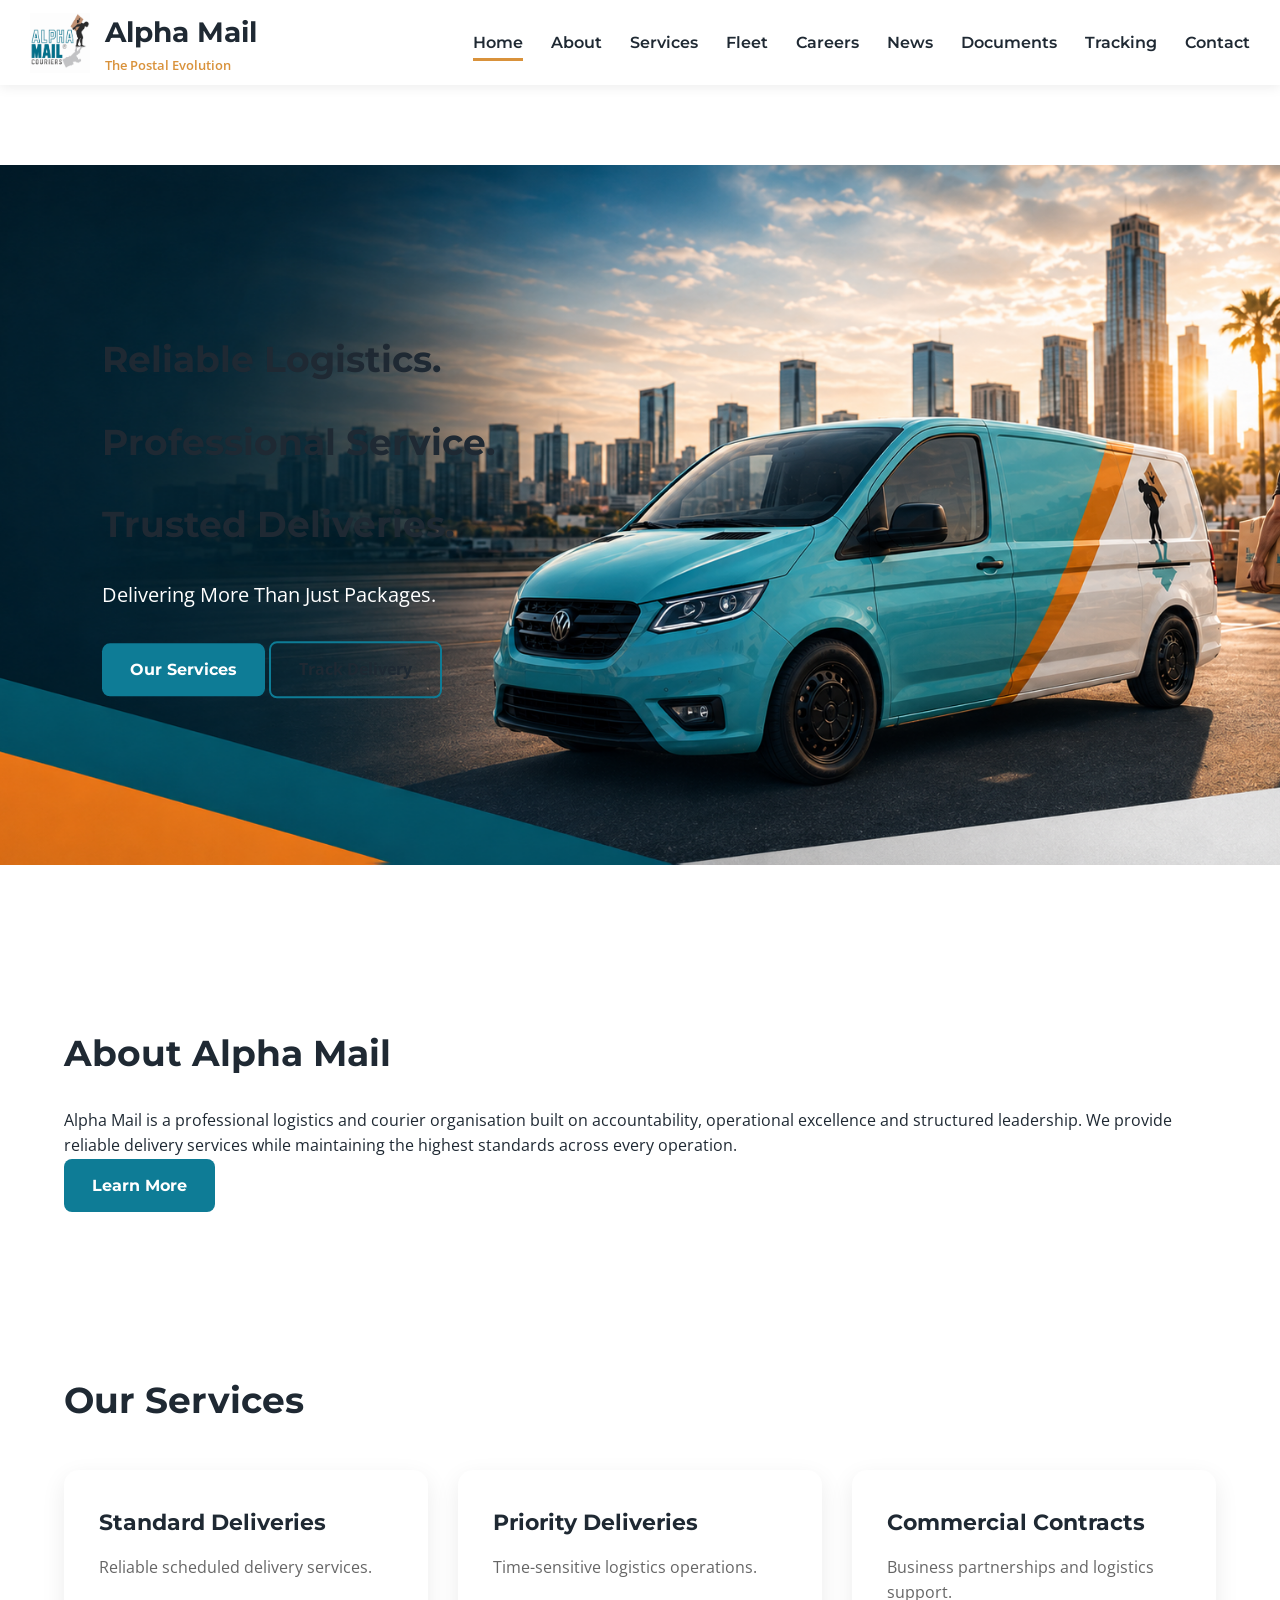
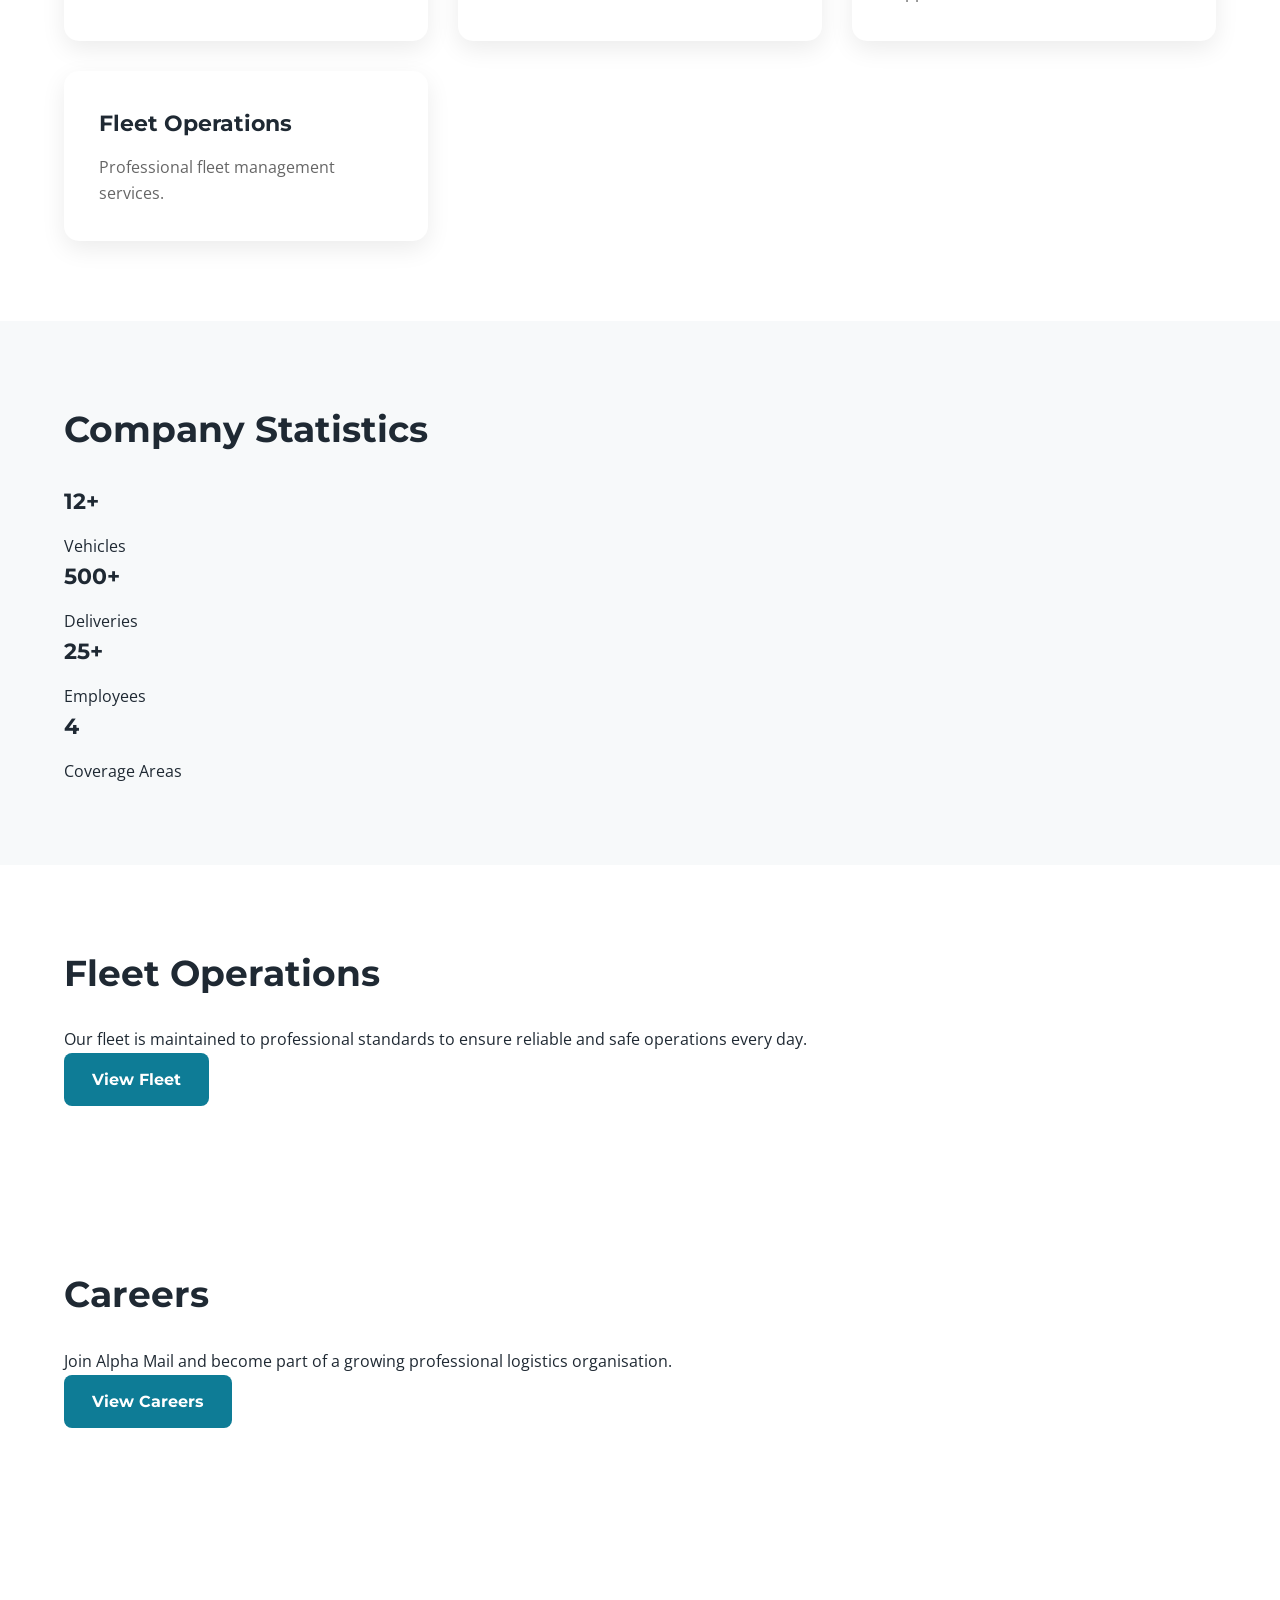
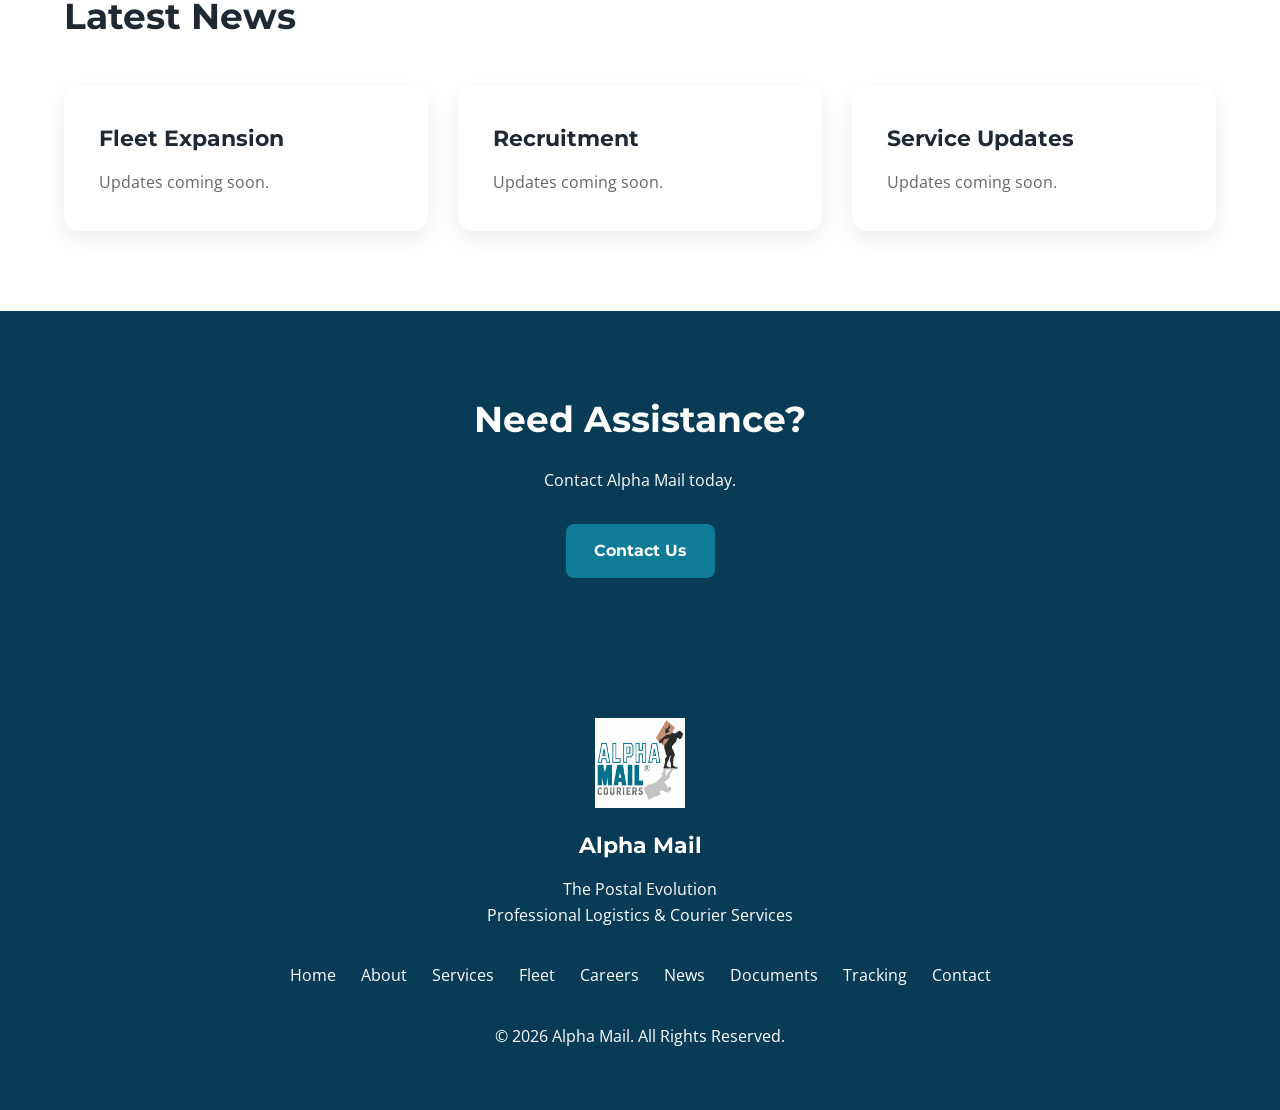
<file: index.html>
<!DOCTYPE html>
<html lang="en">

<head>

<meta charset="UTF-8">

<meta name="viewport" content="width=device-width, initial-scale=1.0">

<meta name="description" content="Alpha Mail - The Postal Evolution. Professional logistics, courier services and fleet operations.">

<meta name="keywords" content="Alpha Mail, Logistics, Courier, Fleet, Delivery">

<meta name="author" content="Alpha Mail">

<title>Alpha Mail | The Postal Evolution</title>

<link rel="icon" href="images/favicon.png">

<link rel="preconnect" href="https://fonts.googleapis.com">

<link rel="preconnect" href="https://fonts.gstatic.com" crossorigin>

<link href="https://fonts.googleapis.com/css2?family=Montserrat:wght@400;500;600;700;800&family=Open+Sans:wght@400;500;600&display=swap" rel="stylesheet">

<link rel="stylesheet" href="css/style.css">

</head>

<body>

<header>

<nav class="navbar">

<div class="logo-container">

<img src="images/logo.png" alt="Alpha Mail Logo">

<div>

<h1>Alpha Mail</h1>

<p>The Postal Evolution</p>

</div>

</div>

<ul class="nav-links">

<li><a href="index.html">Home</a></li>

<li><a href="pages/about.html">About</a></li>

<li><a href="pages/services.html">Services</a></li>

<li><a href="pages/fleet.html">Fleet</a></li>

<li><a href="pages/careers.html">Careers</a></li>

<li><a href="pages/news.html">News</a></li>

<li><a href="pages/documents.html">Documents</a></li>

<li><a href="pages/tracking.html">Tracking</a></li>

<li><a href="pages/contact.html">Contact</a></li>

</ul>

<div class="mobile-menu">

☰

</div>

</nav>

</header>

<main>

<section class="hero">

<img src="images/hero/hero-banner.png" alt="Alpha Mail Hero Banner">

<div class="hero-content">

<h2>Reliable Logistics.</h2>

<h2>Professional Service.</h2>

<h2>Trusted Deliveries.</h2>

<p>Delivering More Than Just Packages.</p>

<div class="hero-buttons">

<a href="pages/services.html" class="btn-primary">Our Services</a>

<a href="pages/tracking.html" class="btn-secondary">Track Delivery</a>

</div>

</div>

</section>

<section class="about-preview">

<div class="container">

<h2>About Alpha Mail</h2>

<p>

Alpha Mail is a professional logistics and courier organisation built on accountability, operational excellence and structured leadership.

We provide reliable delivery services while maintaining the highest standards across every operation.

</p>

<a href="pages/about.html" class="btn-primary">

Learn More

</a>

</div>

</section>

<section class="services-preview">

<div class="container">

<h2>Our Services</h2>

<div class="cards">

<div class="card">

<h3>Standard Deliveries</h3>

<p>Reliable scheduled delivery services.</p>

</div>

<div class="card">

<h3>Priority Deliveries</h3>

<p>Time-sensitive logistics operations.</p>

</div>

<div class="card">

<h3>Commercial Contracts</h3>

<p>Business partnerships and logistics support.</p>

</div>

<div class="card">

<h3>Fleet Operations</h3>

<p>Professional fleet management services.</p>

</div>

</div>

</div>

</section>

<section class="statistics">

<div class="container">

<h2>Company Statistics</h2>

<div class="stats-grid">

<div>

<h3>12+</h3>

<p>Vehicles</p>

</div>

<div>

<h3>500+</h3>

<p>Deliveries</p>

</div>

<div>

<h3>25+</h3>

<p>Employees</p>

</div>

<div>

<h3>4</h3>

<p>Coverage Areas</p>

</div>

</div>

</div>

</section>

<section class="fleet-preview">

<div class="container">

<h2>Fleet Operations</h2>

<p>

Our fleet is maintained to professional standards to ensure reliable and safe operations every day.

</p>

<a href="pages/fleet.html" class="btn-primary">

View Fleet

</a>

</div>

</section>

<section class="careers-preview">

<div class="container">

<h2>Careers</h2>

<p>

Join Alpha Mail and become part of a growing professional logistics organisation.

</p>

<a href="pages/careers.html" class="btn-primary">

View Careers

</a>

</div>

</section>

<section class="news-preview">

<div class="container">

<h2>Latest News</h2>

<div class="cards">

<div class="card">

<h3>Fleet Expansion</h3>

<p>Updates coming soon.</p>

</div>

<div class="card">

<h3>Recruitment</h3>

<p>Updates coming soon.</p>

</div>

<div class="card">

<h3>Service Updates</h3>

<p>Updates coming soon.</p>

</div>

</div>

</div>

</section>

<section class="contact-banner">

<div class="container">

<h2>Need Assistance?</h2>

<p>Contact Alpha Mail today.</p>

<a href="pages/contact.html" class="btn-primary">

Contact Us

</a>

</div>

</section>

</main>

<footer>

<div class="footer-content">

<img src="images/logo.png" alt="Alpha Mail Logo">

<h3>Alpha Mail</h3>

<p>The Postal Evolution</p>

<p>Professional Logistics & Courier Services</p>

<div class="footer-links">

<a href="index.html">Home</a>

<a href="pages/about.html">About</a>

<a href="pages/services.html">Services</a>

<a href="pages/fleet.html">Fleet</a>

<a href="pages/careers.html">Careers</a>

<a href="pages/news.html">News</a>

<a href="pages/documents.html">Documents</a>

<a href="pages/tracking.html">Tracking</a>

<a href="pages/contact.html">Contact</a>

</div>

<p class="copyright">

© 2026 Alpha Mail. All Rights Reserved.

</p>

</div>

</footer>

<script src="js/script.js"></script>

</body>

</html>
</file>
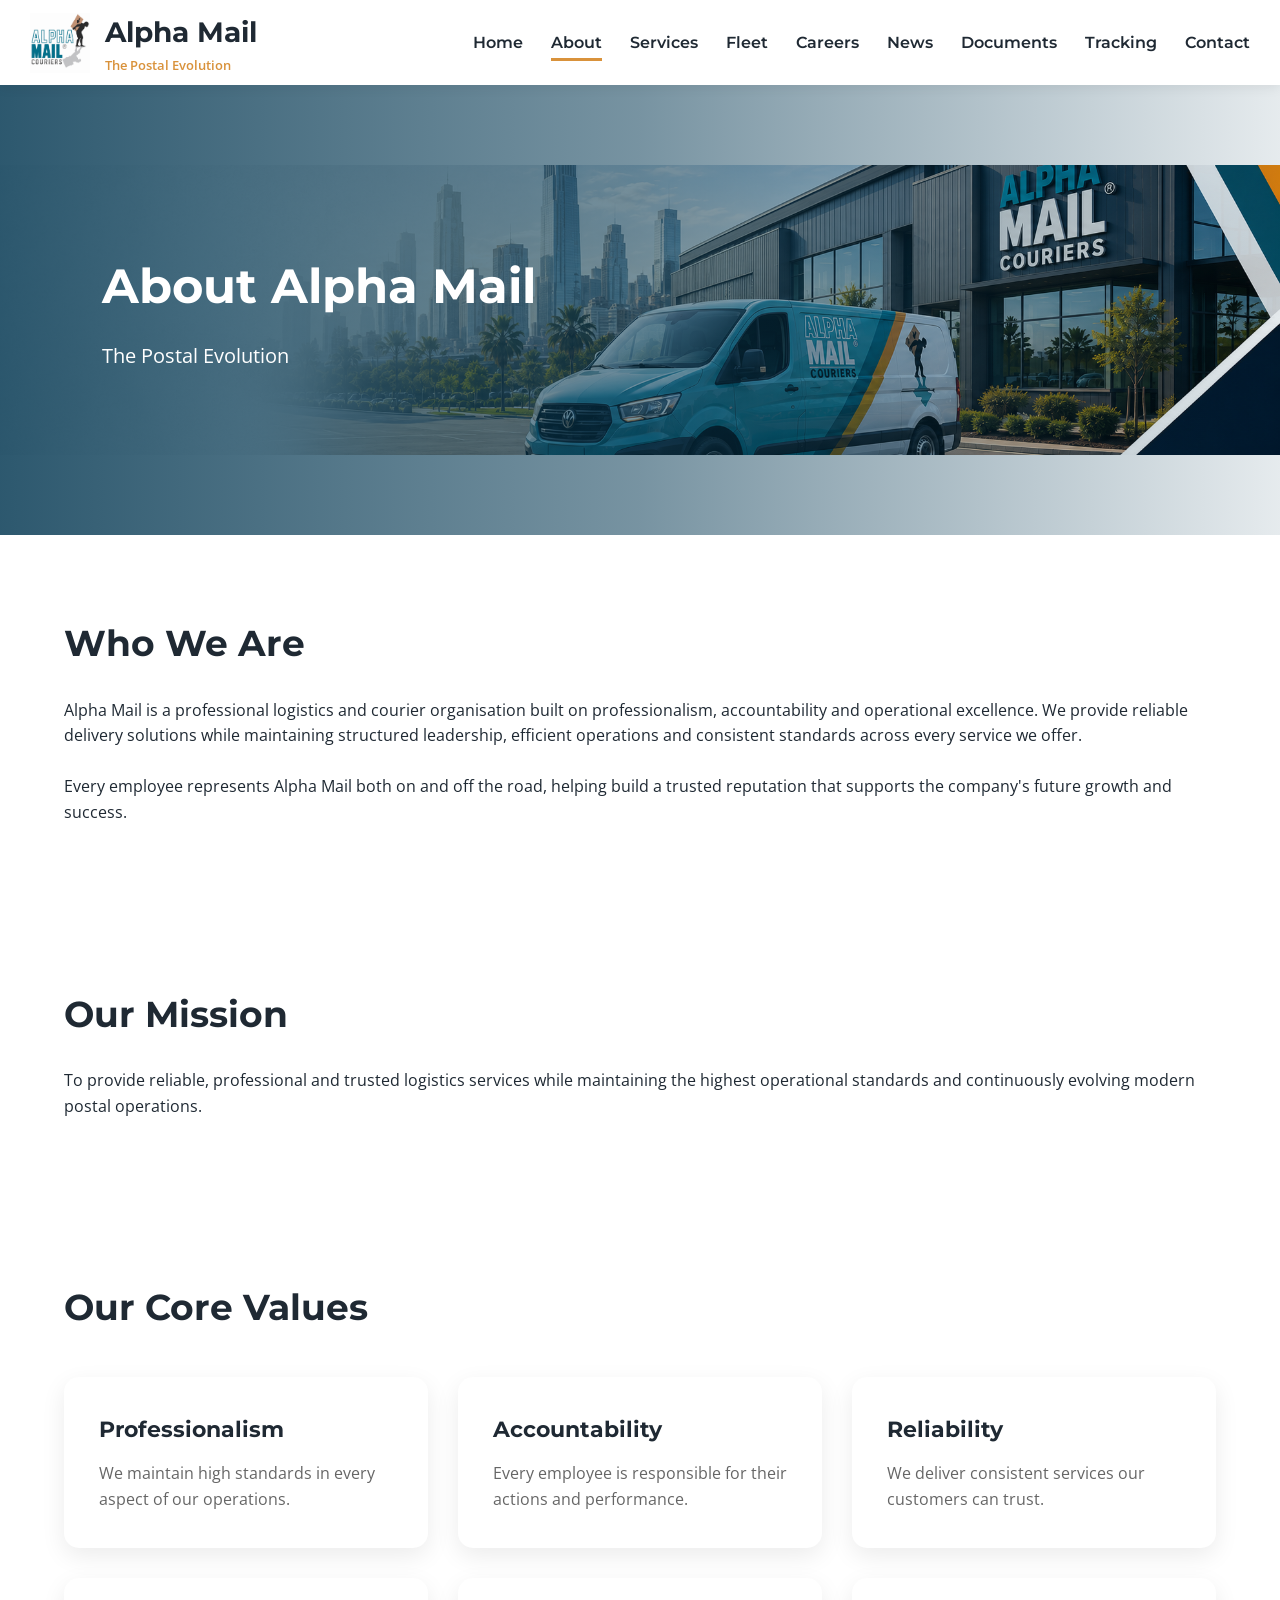
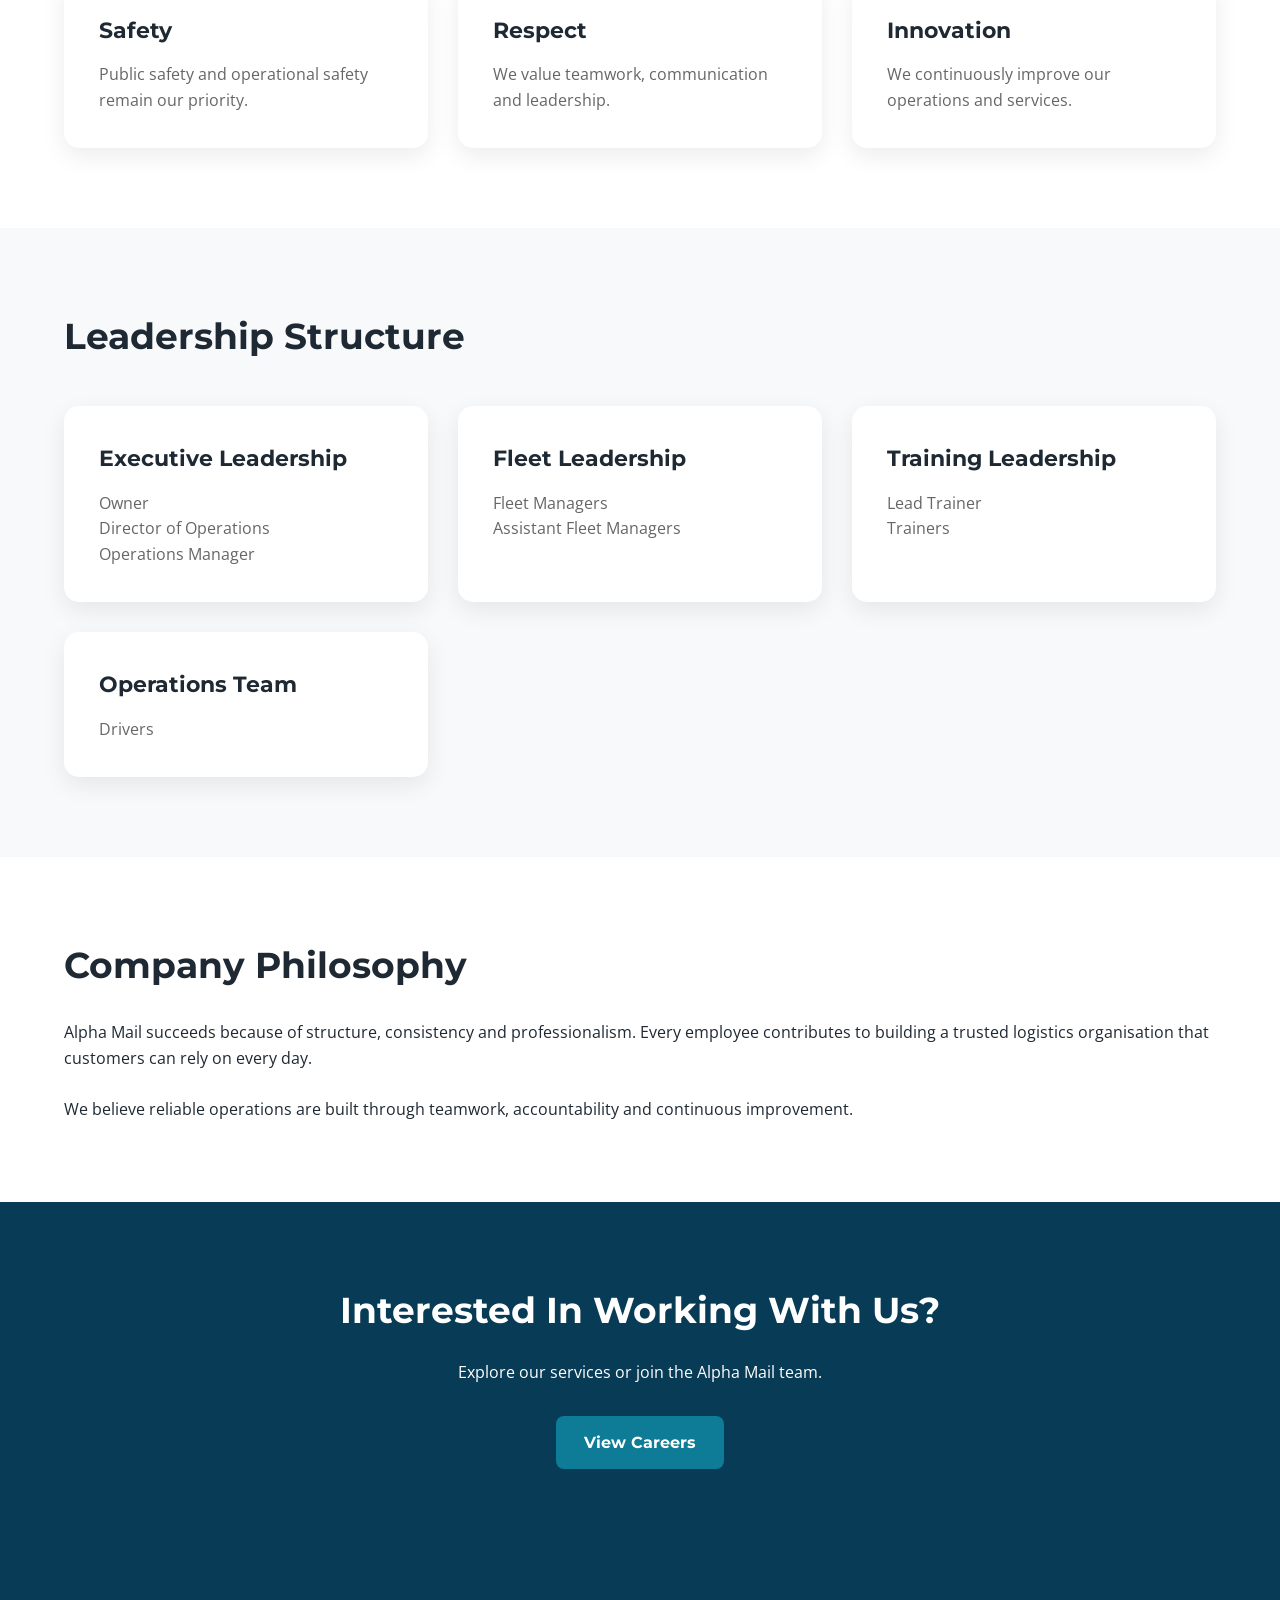
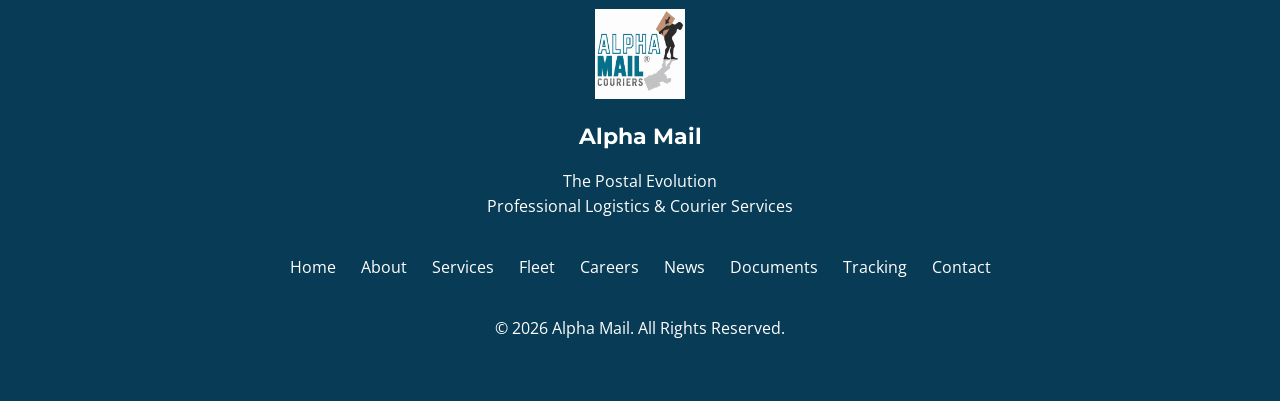
<file: pages/about.html>
<!DOCTYPE html>

<html lang="en">

<head>

<meta charset="UTF-8">

<meta name="viewport" content="width=device-width, initial-scale=1.0">

<meta name="description" content="Learn about Alpha Mail, our mission, values and leadership structure.">

<title>About Us | Alpha Mail</title>

<link rel="icon" href="../images/favicon.png">

<link rel="preconnect" href="https://fonts.googleapis.com">

<link rel="preconnect" href="https://fonts.gstatic.com" crossorigin>

<link href="https://fonts.googleapis.com/css2?family=Montserrat:wght@400;500;600;700;800&family=Open+Sans:wght@400;500;600&display=swap" rel="stylesheet">

<link rel="stylesheet" href="../css/style.css">

</head>

<body>

<header>

<nav class="navbar">

<div class="logo-container">

<img src="../images/logo.png" alt="Alpha Mail Logo">

<div>

<h1>Alpha Mail</h1>

<p>The Postal Evolution</p>

</div>

</div>

<ul class="nav-links">

<li><a href="../index.html">Home</a></li>

<li><a href="about.html">About</a></li>

<li><a href="services.html">Services</a></li>

<li><a href="fleet.html">Fleet</a></li>

<li><a href="careers.html">Careers</a></li>

<li><a href="news.html">News</a></li>

<li><a href="documents.html">Documents</a></li>

<li><a href="tracking.html">Tracking</a></li>

<li><a href="contact.html">Contact</a></li>

</ul>

<div class="mobile-menu">

☰

</div>

</nav>

</header>

<main>


<section class="page-banner">

<img src="../images/banners/about-banner.png" alt="About Alpha Mail">

<div class="page-banner-content">

<h1>About Alpha Mail</h1>

<p>The Postal Evolution</p>

</div>

</section>


<section>

<div class="container">

<h2>Who We Are</h2>

<p>

Alpha Mail is a professional logistics and courier organisation built on professionalism, accountability and operational excellence.

We provide reliable delivery solutions while maintaining structured leadership, efficient operations and consistent standards across every service we offer.

</p>

<br>

<p>

Every employee represents Alpha Mail both on and off the road, helping build a trusted reputation that supports the company's future growth and success.

</p>

</div>

</section>


<section class="services-preview">

<div class="container">

<h2>Our Mission</h2>

<p>

To provide reliable, professional and trusted logistics services while maintaining the highest operational standards and continuously evolving modern postal operations.

</p>

</div>

</section>


<section>

<div class="container">

<h2>Our Core Values</h2>

<div class="cards">


<div class="card">

<h3>Professionalism</h3>

<p>

We maintain high standards in every aspect of our operations.

</p>

</div>


<div class="card">

<h3>Accountability</h3>

<p>

Every employee is responsible for their actions and performance.

</p>

</div>


<div class="card">

<h3>Reliability</h3>

<p>

We deliver consistent services our customers can trust.

</p>

</div>


<div class="card">

<h3>Safety</h3>

<p>

Public safety and operational safety remain our priority.

</p>

</div>


<div class="card">

<h3>Respect</h3>

<p>

We value teamwork, communication and leadership.

</p>

</div>


<div class="card">

<h3>Innovation</h3>

<p>

We continuously improve our operations and services.

</p>

</div>

</div>

</div>

</section>


<section class="statistics">

<div class="container">

<h2>Leadership Structure</h2>

<div class="cards">


<div class="card">

<h3>Executive Leadership</h3>

<p>

Owner

<br>

Director of Operations

<br>

Operations Manager

</p>

</div>


<div class="card">

<h3>Fleet Leadership</h3>

<p>

Fleet Managers

<br>

Assistant Fleet Managers

</p>

</div>


<div class="card">

<h3>Training Leadership</h3>

<p>

Lead Trainer

<br>

Trainers

</p>

</div>


<div class="card">

<h3>Operations Team</h3>

<p>

Drivers

</p>

</div>

</div>

</div>

</section>


<section>

<div class="container">

<h2>Company Philosophy</h2>

<p>

Alpha Mail succeeds because of structure, consistency and professionalism.

Every employee contributes to building a trusted logistics organisation that customers can rely on every day.

</p>

<br>

<p>

We believe reliable operations are built through teamwork, accountability and continuous improvement.

</p>

</div>

</section>


<section class="contact-banner">

<div class="container">

<h2>Interested In Working With Us?</h2>

<p>

Explore our services or join the Alpha Mail team.

</p>

<a href="careers.html" class="btn-primary">

View Careers

</a>

</div>

</section>

</main>


<footer>

<div class="footer-content">

<img src="../images/logo.png" alt="Alpha Mail Logo">

<h3>Alpha Mail</h3>

<p>The Postal Evolution</p>

<p>Professional Logistics & Courier Services</p>

<div class="footer-links">

<a href="../index.html">Home</a>

<a href="about.html">About</a>

<a href="services.html">Services</a>

<a href="fleet.html">Fleet</a>

<a href="careers.html">Careers</a>

<a href="news.html">News</a>

<a href="documents.html">Documents</a>

<a href="tracking.html">Tracking</a>

<a href="contact.html">Contact</a>

</div>

<p>

© 2026 Alpha Mail. All Rights Reserved.

</p>

</div>

</footer>

<script src="../js/script.js"></script>

</body>

</html>
</file>
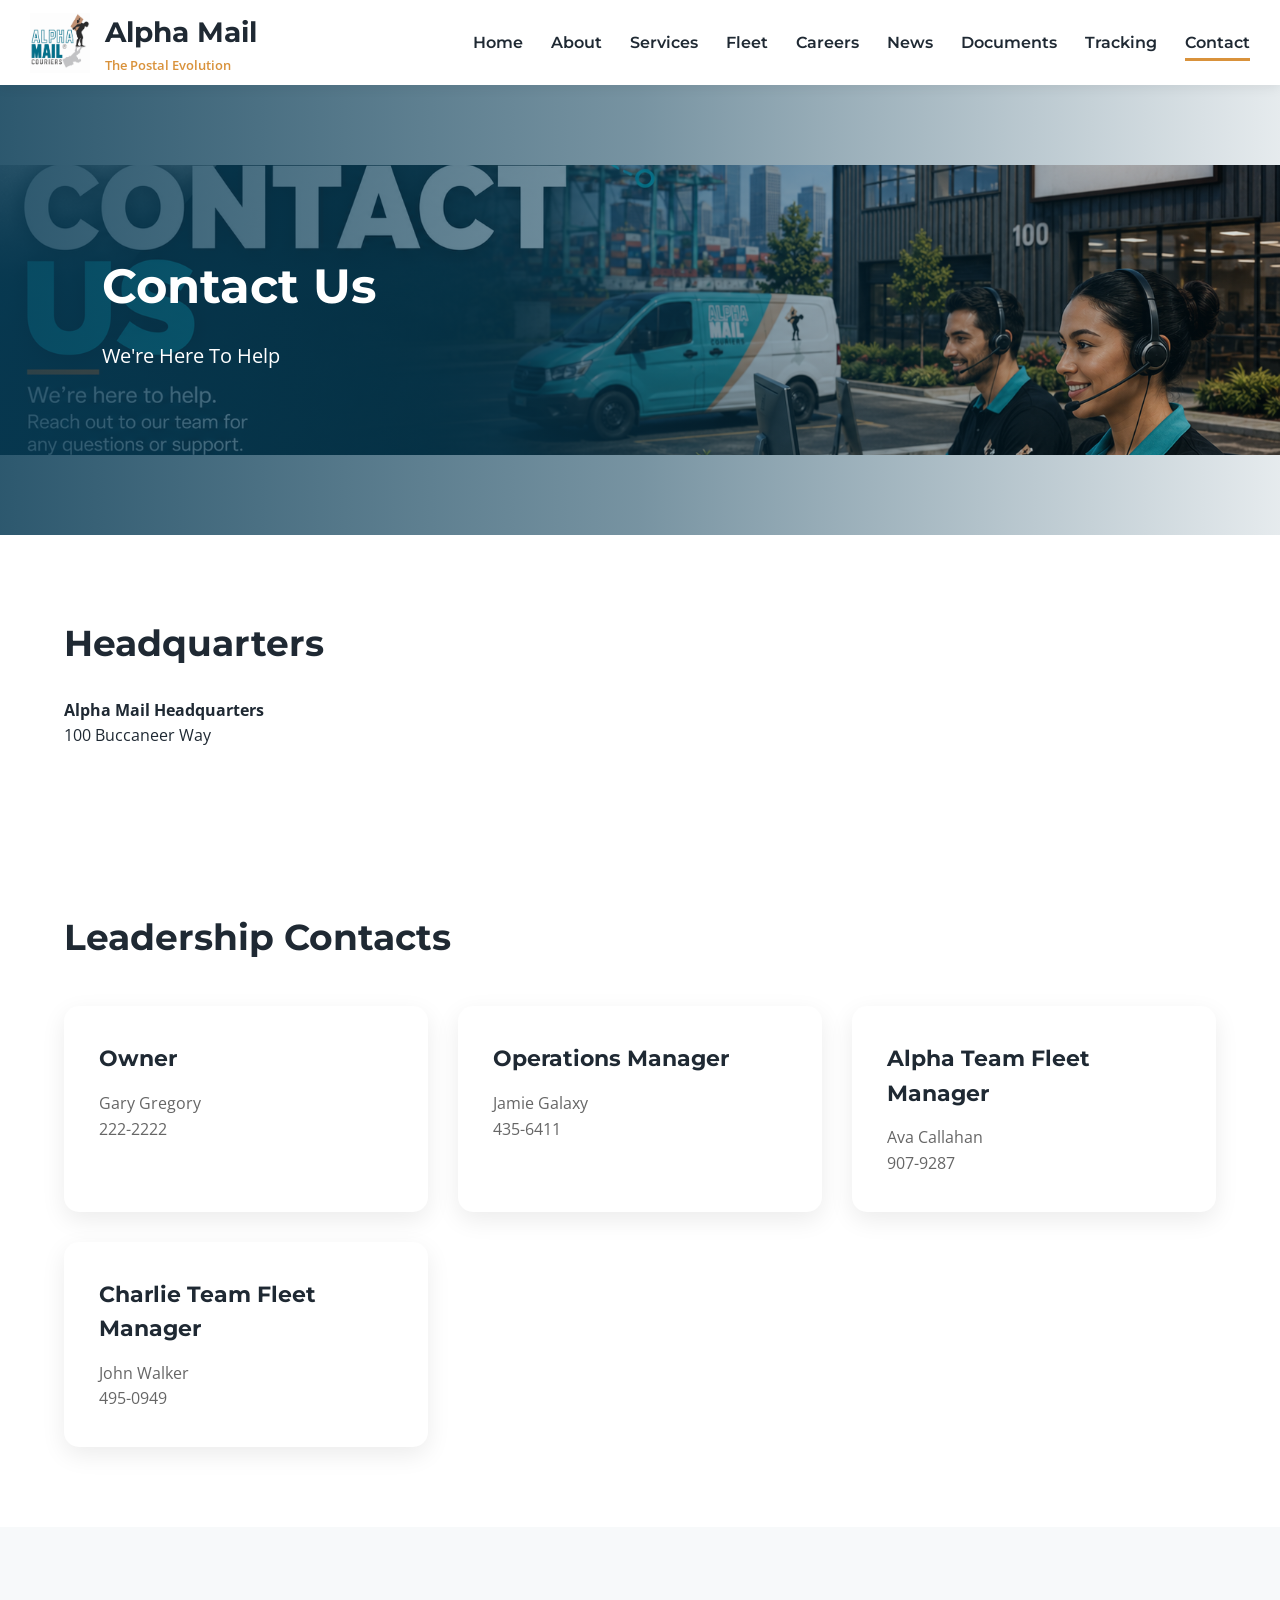
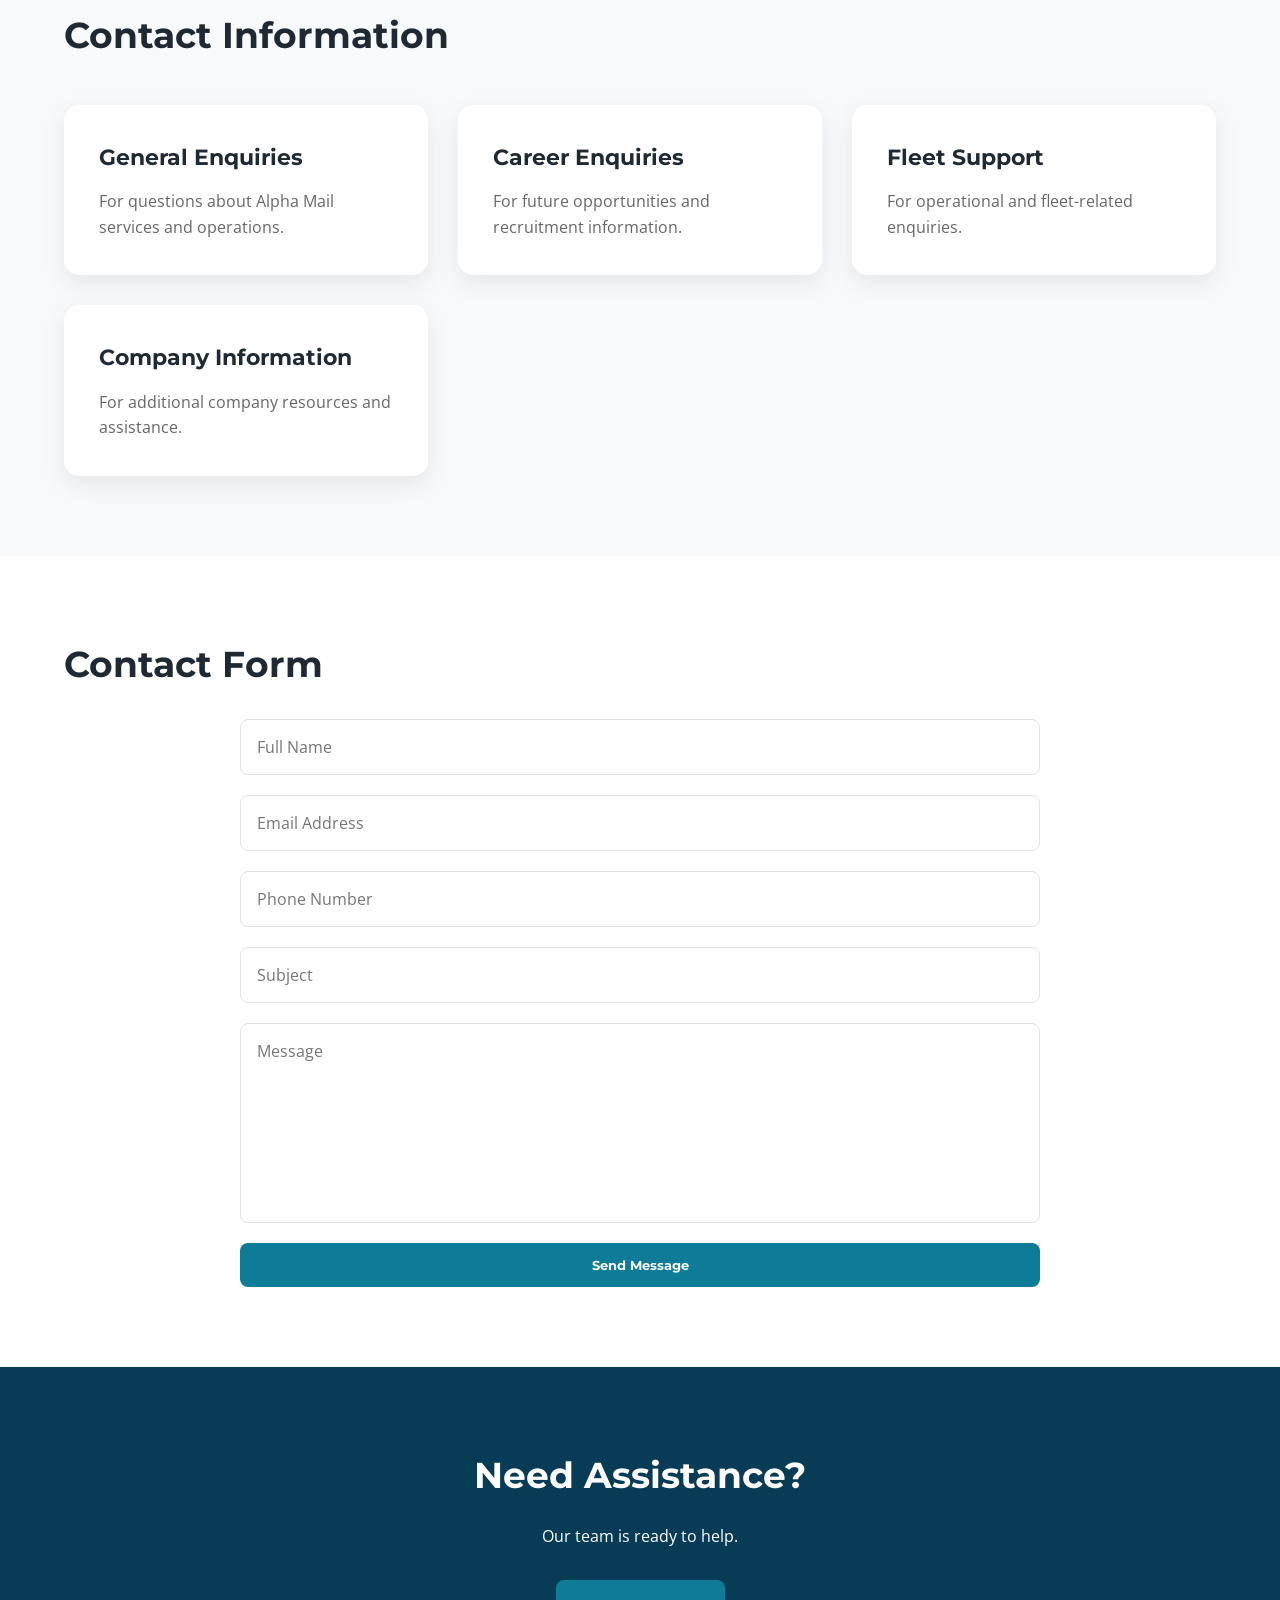
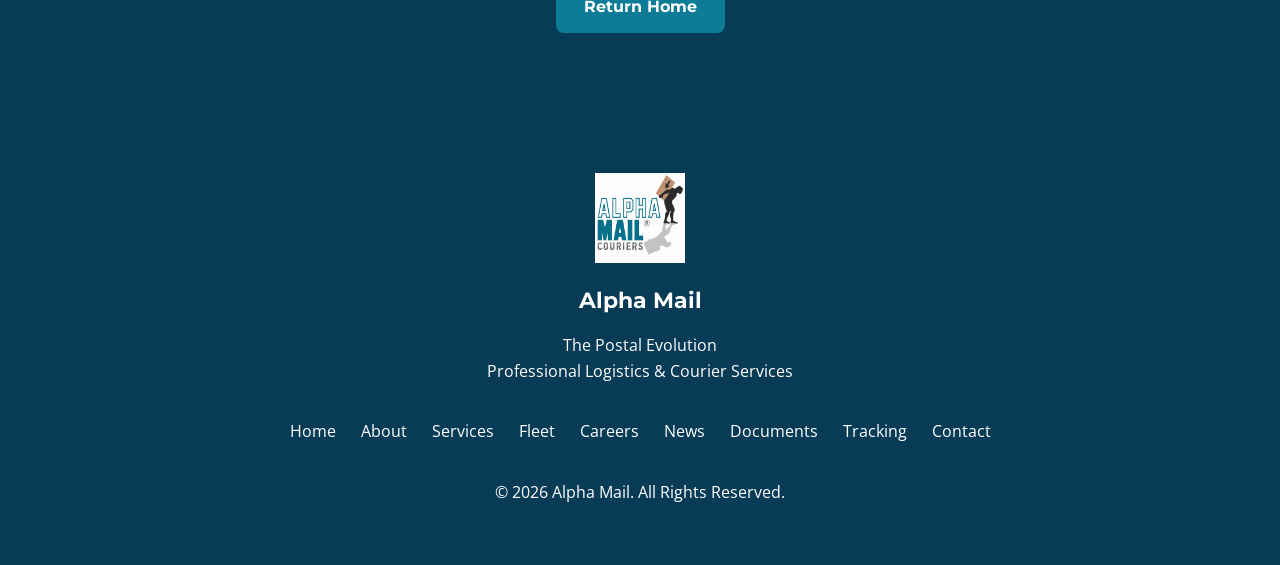
<file: pages/contact.html>
<!DOCTYPE html>

<html lang="en">

<head>

<meta charset="UTF-8">

<meta name="viewport" content="width=device-width, initial-scale=1.0">

<meta name="description" content="Contact Alpha Mail for assistance, enquiries and operational support.">

<title>Contact | Alpha Mail</title>

<link rel="icon" href="../images/favicon.png">

<link rel="preconnect" href="https://fonts.googleapis.com">

<link rel="preconnect" href="https://fonts.gstatic.com" crossorigin>

<link href="https://fonts.googleapis.com/css2?family=Montserrat:wght@400;500;600;700;800&family=Open+Sans:wght@400;500;600&display=swap" rel="stylesheet">

<link rel="stylesheet" href="../css/style.css">

</head>

<body>

<header>

<nav class="navbar">

<div class="logo-container">

<img src="../images/logo.png" alt="Alpha Mail Logo">

<div>

<h1>Alpha Mail</h1>

<p>The Postal Evolution</p>

</div>

</div>

<ul class="nav-links">

<li><a href="../index.html">Home</a></li>

<li><a href="about.html">About</a></li>

<li><a href="services.html">Services</a></li>

<li><a href="fleet.html">Fleet</a></li>

<li><a href="careers.html">Careers</a></li>

<li><a href="news.html">News</a></li>

<li><a href="documents.html">Documents</a></li>

<li><a href="tracking.html">Tracking</a></li>

<li><a href="contact.html">Contact</a></li>

</ul>

<div class="mobile-menu">

☰

</div>

</nav>

</header>


<main>


<section class="page-banner">

<img src="../images/banners/contact-banner.png"

alt="Contact Alpha Mail">

<div class="page-banner-content">

<h1>Contact Us</h1>

<p>We're Here To Help</p>

</div>

</section>


<section>

<div class="container">

<h2>Headquarters</h2>

<p>

<strong>Alpha Mail Headquarters</strong>

</p>

<p>

100 Buccaneer Way

</p>

</div>

</section>


<section>

<div class="container">

<h2>Leadership Contacts</h2>

<div class="cards">


<div class="card">

<h3>Owner</h3>

<p>

Gary Gregory

</p>

<p>

222-2222

</p>

</div>


<div class="card">

<h3>Operations Manager</h3>

<p>

Jamie Galaxy

</p>

<p>

435-6411

</p>

</div>


<div class="card">

<h3>Alpha Team Fleet Manager</h3>

<p>

Ava Callahan

</p>

<p>

907-9287

</p>

</div>


<div class="card">

<h3>Charlie Team Fleet Manager</h3>

<p>

John Walker

</p>

<p>

495-0949

</p>

</div>

</div>

</div>

</section>


<section class="statistics">

<div class="container">

<h2>Contact Information</h2>

<div class="cards">


<div class="card">

<h3>General Enquiries</h3>

<p>

For questions about Alpha Mail services and operations.

</p>

</div>


<div class="card">

<h3>Career Enquiries</h3>

<p>

For future opportunities and recruitment information.

</p>

</div>


<div class="card">

<h3>Fleet Support</h3>

<p>

For operational and fleet-related enquiries.

</p>

</div>


<div class="card">

<h3>Company Information</h3>

<p>

For additional company resources and assistance.

</p>

</div>

</div>

</div>

</section>


<section>

<div class="container">

<h2>Contact Form</h2>

<div class="contact-form">

<input

type="text"

placeholder="Full Name">


<input

type="email"

placeholder="Email Address">


<input

type="text"

placeholder="Phone Number">


<input

type="text"

placeholder="Subject">


<textarea

placeholder="Message"></textarea>


<button class="btn-primary">

Send Message

</button>

</div>

</div>

</section>


<section class="contact-banner">

<div class="container">

<h2>Need Assistance?</h2>

<p>

Our team is ready to help.

</p>

<a href="../index.html"

class="btn-primary">

Return Home

</a>

</div>

</section>


</main>


<footer>

<div class="footer-content">

<img src="../images/logo.png"

alt="Alpha Mail Logo">

<h3>Alpha Mail</h3>

<p>The Postal Evolution</p>

<p>Professional Logistics & Courier Services</p>

<div class="footer-links">

<a href="../index.html">Home</a>

<a href="about.html">About</a>

<a href="services.html">Services</a>

<a href="fleet.html">Fleet</a>

<a href="careers.html">Careers</a>

<a href="news.html">News</a>

<a href="documents.html">Documents</a>

<a href="tracking.html">Tracking</a>

<a href="contact.html">Contact</a>

</div>

<p>

© 2026 Alpha Mail. All Rights Reserved.

</p>

</div>

</footer>


<script src="../js/script.js"></script>

</body>

</html>
</file>
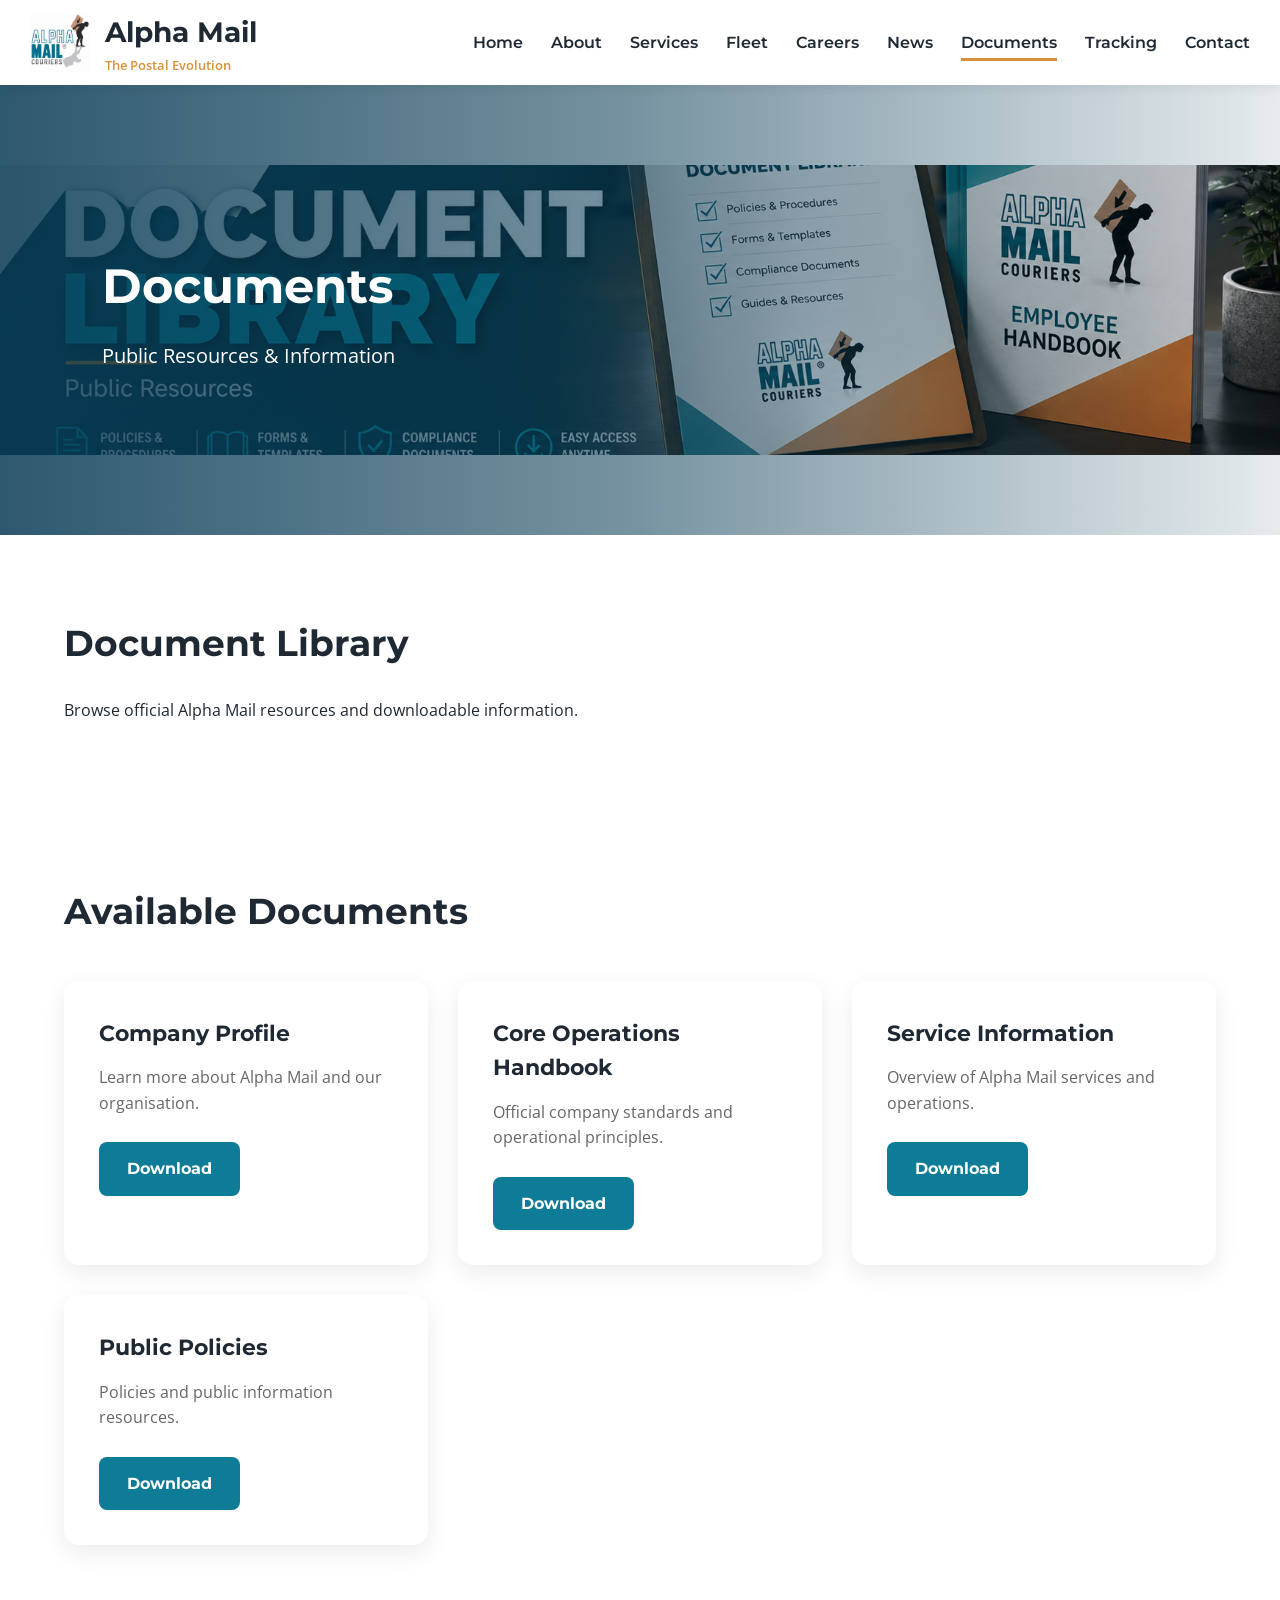
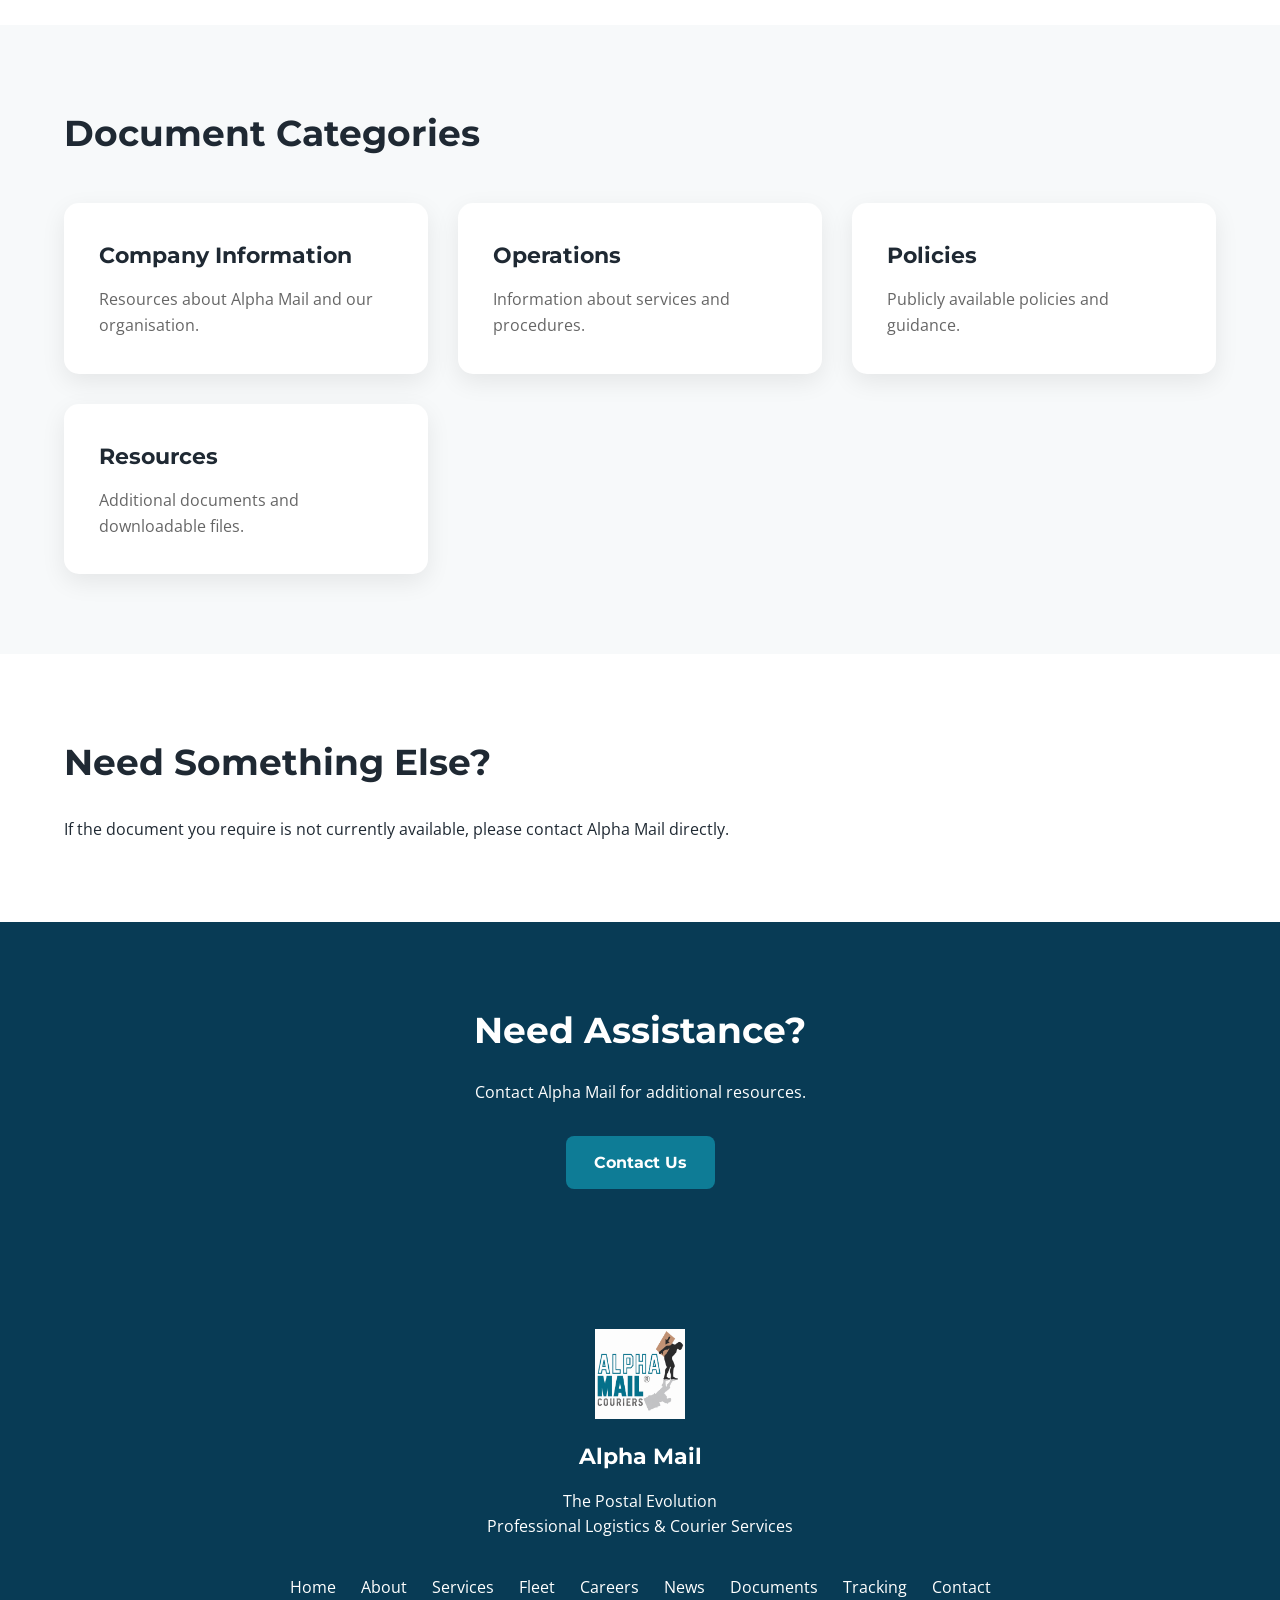
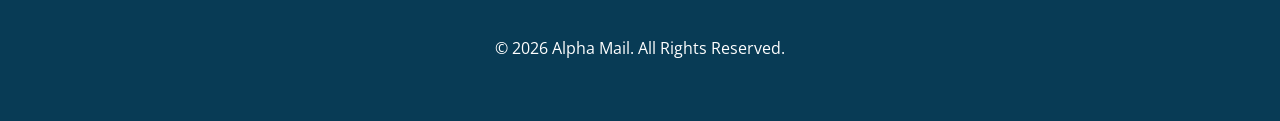
<file: pages/documents.html>
<!DOCTYPE html>

<html lang="en">

<head>

<meta charset="UTF-8">

<meta name="viewport" content="width=device-width, initial-scale=1.0">

<meta name="description" content="Browse Alpha Mail public documents, company resources and downloadable information.">

<title>Documents | Alpha Mail</title>

<link rel="icon" href="../images/favicon.png">

<link rel="preconnect" href="https://fonts.googleapis.com">

<link rel="preconnect" href="https://fonts.gstatic.com" crossorigin>

<link href="https://fonts.googleapis.com/css2?family=Montserrat:wght@400;500;600;700;800&family=Open+Sans:wght@400;500;600&display=swap" rel="stylesheet">

<link rel="stylesheet" href="../css/style.css">

</head>

<body>

<header>

<nav class="navbar">

<div class="logo-container">

<img src="../images/logo.png" alt="Alpha Mail Logo">

<div>

<h1>Alpha Mail</h1>

<p>The Postal Evolution</p>

</div>

</div>

<ul class="nav-links">

<li><a href="../index.html">Home</a></li>

<li><a href="about.html">About</a></li>

<li><a href="services.html">Services</a></li>

<li><a href="fleet.html">Fleet</a></li>

<li><a href="careers.html">Careers</a></li>

<li><a href="news.html">News</a></li>

<li><a href="documents.html">Documents</a></li>

<li><a href="tracking.html">Tracking</a></li>

<li><a href="contact.html">Contact</a></li>

</ul>

<div class="mobile-menu">

☰

</div>

</nav>

</header>


<main>


<section class="page-banner">

<img src="../images/banners/documents-banner.png" alt="Alpha Mail Documents">

<div class="page-banner-content">

<h1>Documents</h1>

<p>Public Resources & Information</p>

</div>

</section>


<section>

<div class="container">

<h2>Document Library</h2>

<p>

Browse official Alpha Mail resources and downloadable information.

</p>

</div>

</section>


<section>

<div class="container">

<h2>Available Documents</h2>

<div class="document-grid">


<div class="card">

<h3>Company Profile</h3>

<p>

Learn more about Alpha Mail and our organisation.

</p>

<br>

<a href="../assets/documents/company-profile.pdf"

class="btn-primary"

target="_blank">

Download

</a>

</div>


<div class="card">

<h3>Core Operations Handbook</h3>

<p>

Official company standards and operational principles.

</p>

<br>

<a href="../assets/documents/core-operations-handbook.pdf"

class="btn-primary"

target="_blank">

Download

</a>

</div>


<div class="card">

<h3>Service Information</h3>

<p>

Overview of Alpha Mail services and operations.

</p>

<br>

<a href="../assets/documents/service-information.pdf"

class="btn-primary"

target="_blank">

Download

</a>

</div>


<div class="card">

<h3>Public Policies</h3>

<p>

Policies and public information resources.

</p>

<br>

<a href="../assets/documents/public-policies.pdf"

class="btn-primary"

target="_blank">

Download

</a>

</div>

</div>

</div>

</section>


<section class="statistics">

<div class="container">

<h2>Document Categories</h2>

<div class="cards">


<div class="card">

<h3>Company Information</h3>

<p>

Resources about Alpha Mail and our organisation.

</p>

</div>


<div class="card">

<h3>Operations</h3>

<p>

Information about services and procedures.

</p>

</div>


<div class="card">

<h3>Policies</h3>

<p>

Publicly available policies and guidance.

</p>

</div>


<div class="card">

<h3>Resources</h3>

<p>

Additional documents and downloadable files.

</p>

</div>

</div>

</div>

</section>


<section>

<div class="container">

<h2>Need Something Else?</h2>

<p>

If the document you require is not currently available, please contact Alpha Mail directly.

</p>

</div>

</section>


<section class="contact-banner">

<div class="container">

<h2>Need Assistance?</h2>

<p>

Contact Alpha Mail for additional resources.

</p>

<a href="contact.html" class="btn-primary">

Contact Us

</a>

</div>

</section>


</main>


<footer>

<div class="footer-content">

<img src="../images/logo.png" alt="Alpha Mail Logo">

<h3>Alpha Mail</h3>

<p>The Postal Evolution</p>

<p>Professional Logistics & Courier Services</p>

<div class="footer-links">

<a href="../index.html">Home</a>

<a href="about.html">About</a>

<a href="services.html">Services</a>

<a href="fleet.html">Fleet</a>

<a href="careers.html">Careers</a>

<a href="news.html">News</a>

<a href="documents.html">Documents</a>

<a href="tracking.html">Tracking</a>

<a href="contact.html">Contact</a>

</div>

<p>

© 2026 Alpha Mail. All Rights Reserved.

</p>

</div>

</footer>


<script src="../js/script.js"></script>

</body>

</html>
</file>
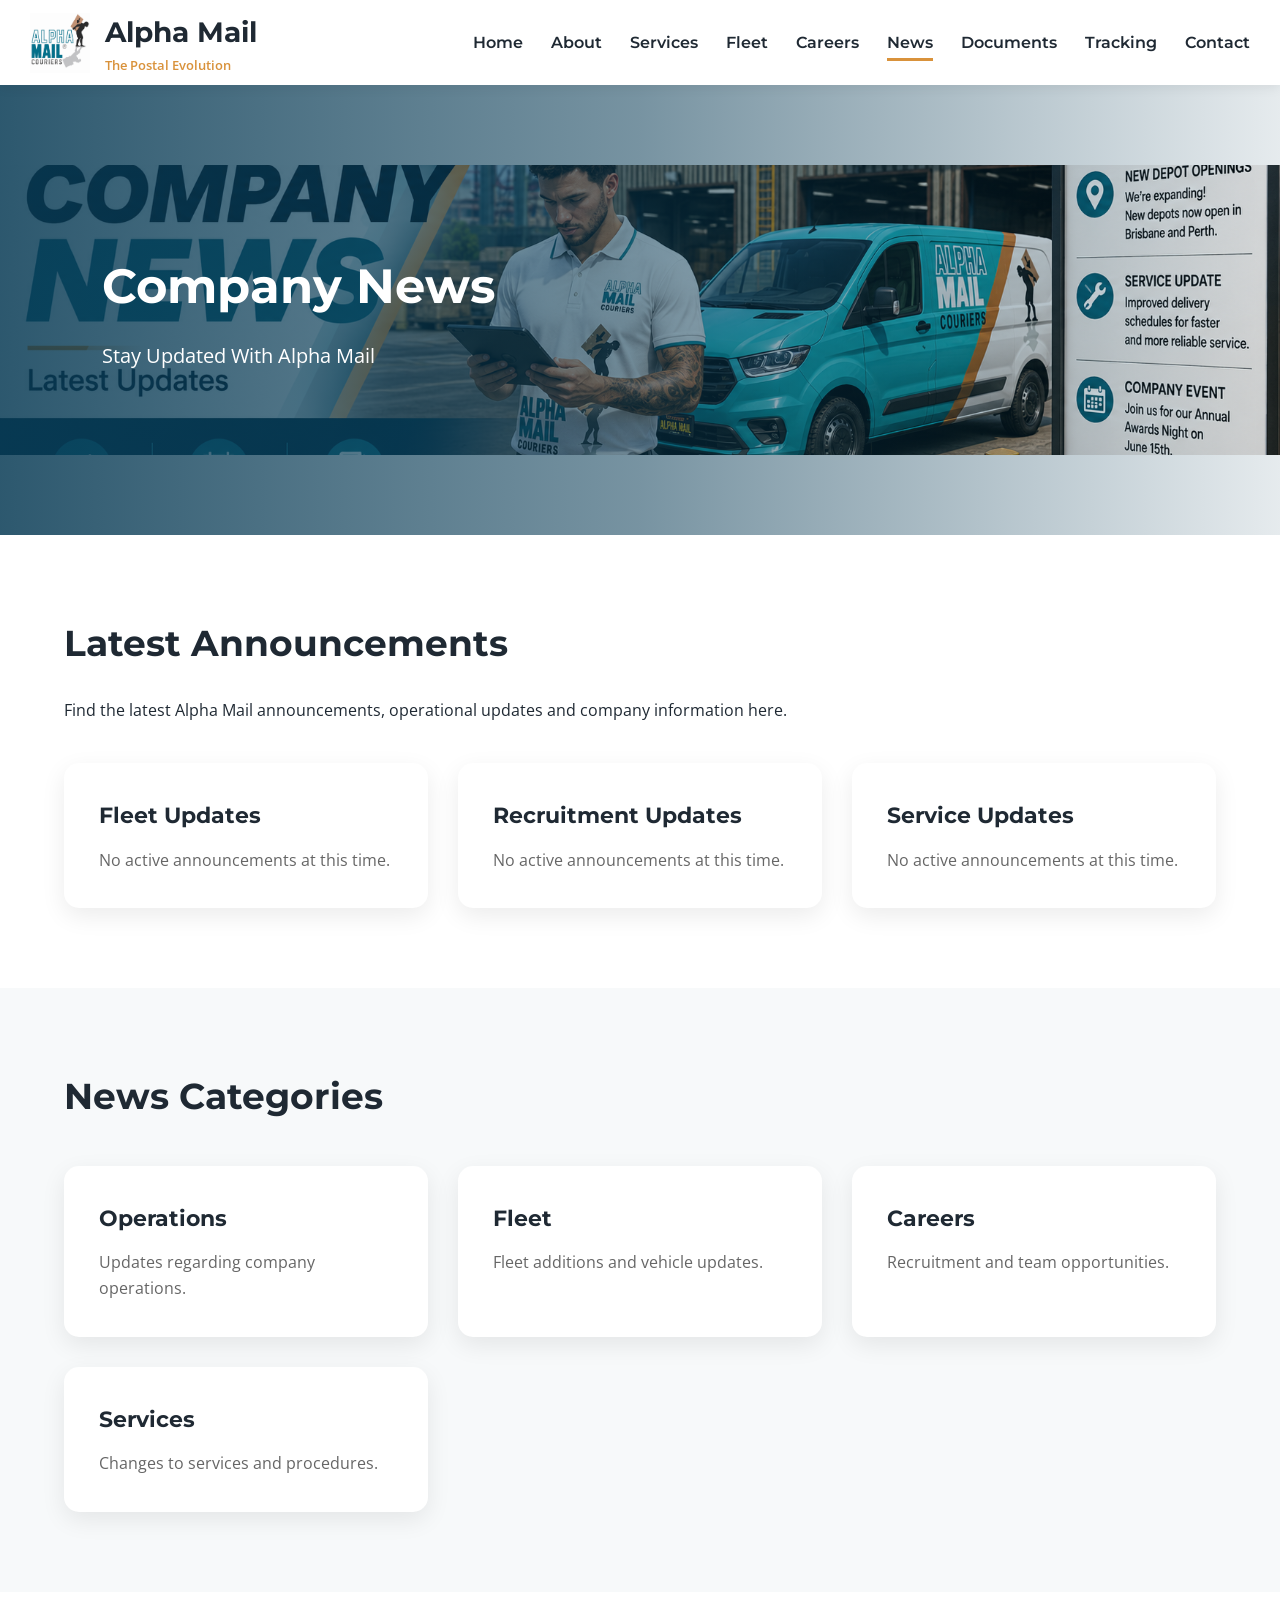
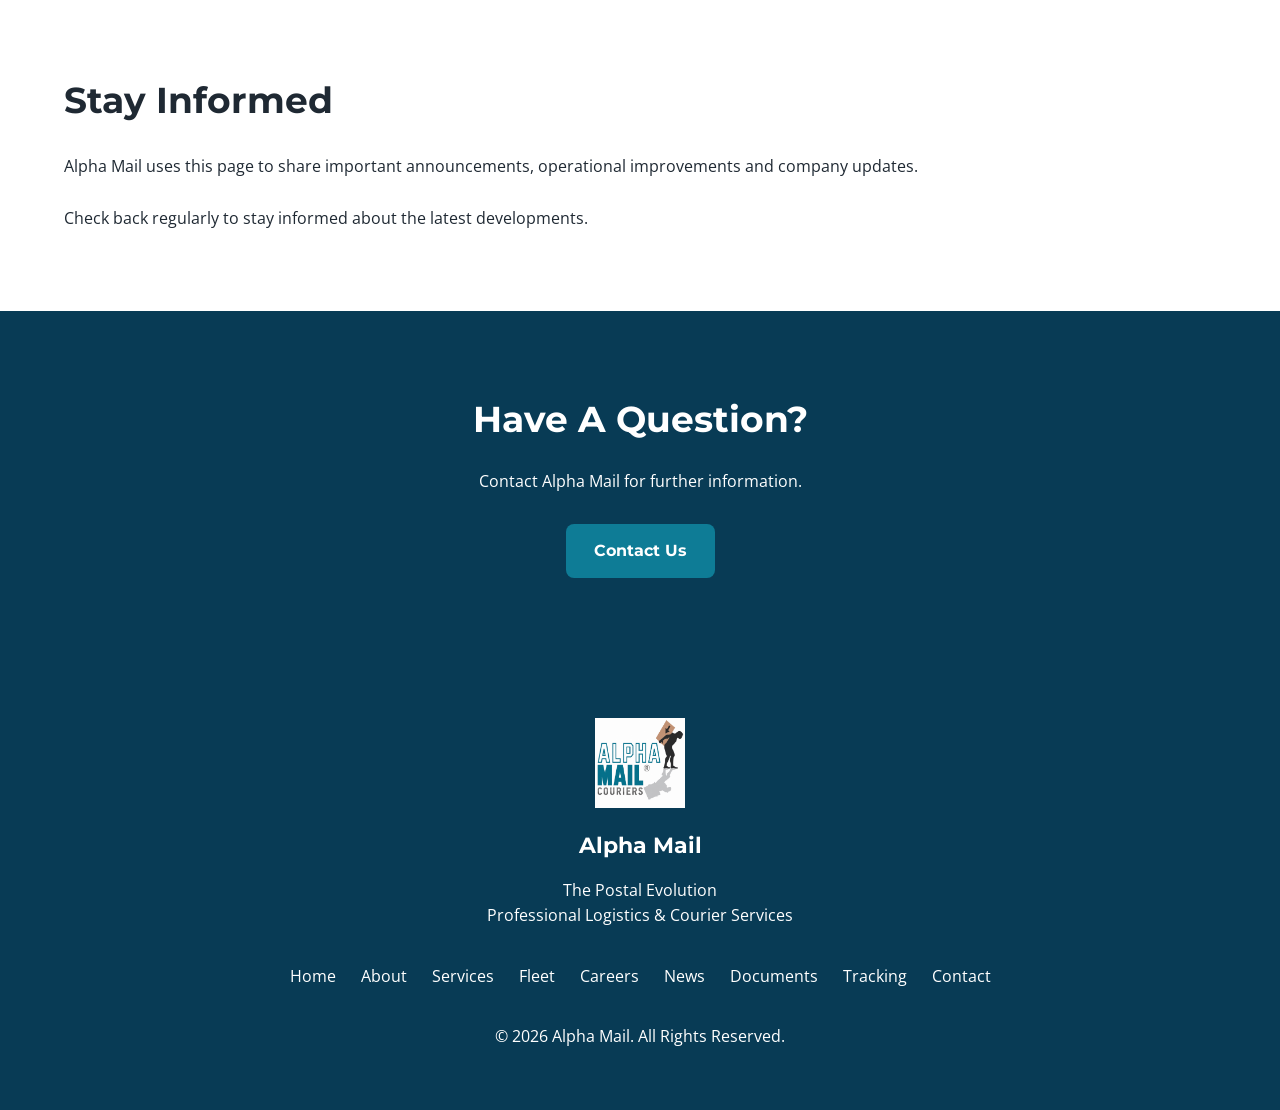
<file: pages/news.html>
<!DOCTYPE html>

<html lang="en">

<head>

<meta charset="UTF-8">

<meta name="viewport" content="width=device-width, initial-scale=1.0">

<meta name="description" content="Stay updated with Alpha Mail company news, announcements and operational updates.">

<title>News | Alpha Mail</title>

<link rel="icon" href="../images/favicon.png">

<link rel="preconnect" href="https://fonts.googleapis.com">

<link rel="preconnect" href="https://fonts.gstatic.com" crossorigin>

<link href="https://fonts.googleapis.com/css2?family=Montserrat:wght@400;500;600;700;800&family=Open+Sans:wght@400;500;600&display=swap" rel="stylesheet">

<link rel="stylesheet" href="../css/style.css">

</head>

<body>

<header>

<nav class="navbar">

<div class="logo-container">

<img src="../images/logo.png" alt="Alpha Mail Logo">

<div>

<h1>Alpha Mail</h1>

<p>The Postal Evolution</p>

</div>

</div>

<ul class="nav-links">

<li><a href="../index.html">Home</a></li>

<li><a href="about.html">About</a></li>

<li><a href="services.html">Services</a></li>

<li><a href="fleet.html">Fleet</a></li>

<li><a href="careers.html">Careers</a></li>

<li><a href="news.html">News</a></li>

<li><a href="documents.html">Documents</a></li>

<li><a href="tracking.html">Tracking</a></li>

<li><a href="contact.html">Contact</a></li>

</ul>

<div class="mobile-menu">

☰

</div>

</nav>

</header>


<main>


<section class="page-banner">

<img src="../images/banners/news-banner.png" alt="Alpha Mail News">

<div class="page-banner-content">

<h1>Company News</h1>

<p>Stay Updated With Alpha Mail</p>

</div>

</section>


<section>

<div class="container">

<h2>Latest Announcements</h2>

<p>

Find the latest Alpha Mail announcements, operational updates and company information here.

</p>

<div class="cards">


<div class="card">

<h3>Fleet Updates</h3>

<p>

No active announcements at this time.

</p>

</div>


<div class="card">

<h3>Recruitment Updates</h3>

<p>

No active announcements at this time.

</p>

</div>


<div class="card">

<h3>Service Updates</h3>

<p>

No active announcements at this time.

</p>

</div>

</div>

</div>

</section>


<section class="statistics">

<div class="container">

<h2>News Categories</h2>

<div class="cards">


<div class="card">

<h3>Operations</h3>

<p>

Updates regarding company operations.

</p>

</div>


<div class="card">

<h3>Fleet</h3>

<p>

Fleet additions and vehicle updates.

</p>

</div>


<div class="card">

<h3>Careers</h3>

<p>

Recruitment and team opportunities.

</p>

</div>


<div class="card">

<h3>Services</h3>

<p>

Changes to services and procedures.

</p>

</div>

</div>

</div>

</section>


<section>

<div class="container">

<h2>Stay Informed</h2>

<p>

Alpha Mail uses this page to share important announcements, operational improvements and company updates.

</p>

<br>

<p>

Check back regularly to stay informed about the latest developments.

</p>

</div>

</section>


<section class="contact-banner">

<div class="container">

<h2>Have A Question?</h2>

<p>

Contact Alpha Mail for further information.

</p>

<a href="contact.html" class="btn-primary">

Contact Us

</a>

</div>

</section>


</main>


<footer>

<div class="footer-content">

<img src="../images/logo.png" alt="Alpha Mail Logo">

<h3>Alpha Mail</h3>

<p>The Postal Evolution</p>

<p>Professional Logistics & Courier Services</p>

<div class="footer-links">

<a href="../index.html">Home</a>

<a href="about.html">About</a>

<a href="services.html">Services</a>

<a href="fleet.html">Fleet</a>

<a href="careers.html">Careers</a>

<a href="news.html">News</a>

<a href="documents.html">Documents</a>

<a href="tracking.html">Tracking</a>

<a href="contact.html">Contact</a>

</div>

<p>

© 2026 Alpha Mail. All Rights Reserved.

</p>

</div>

</footer>


<script src="../js/script.js"></script>

</body>

</html>
</file>
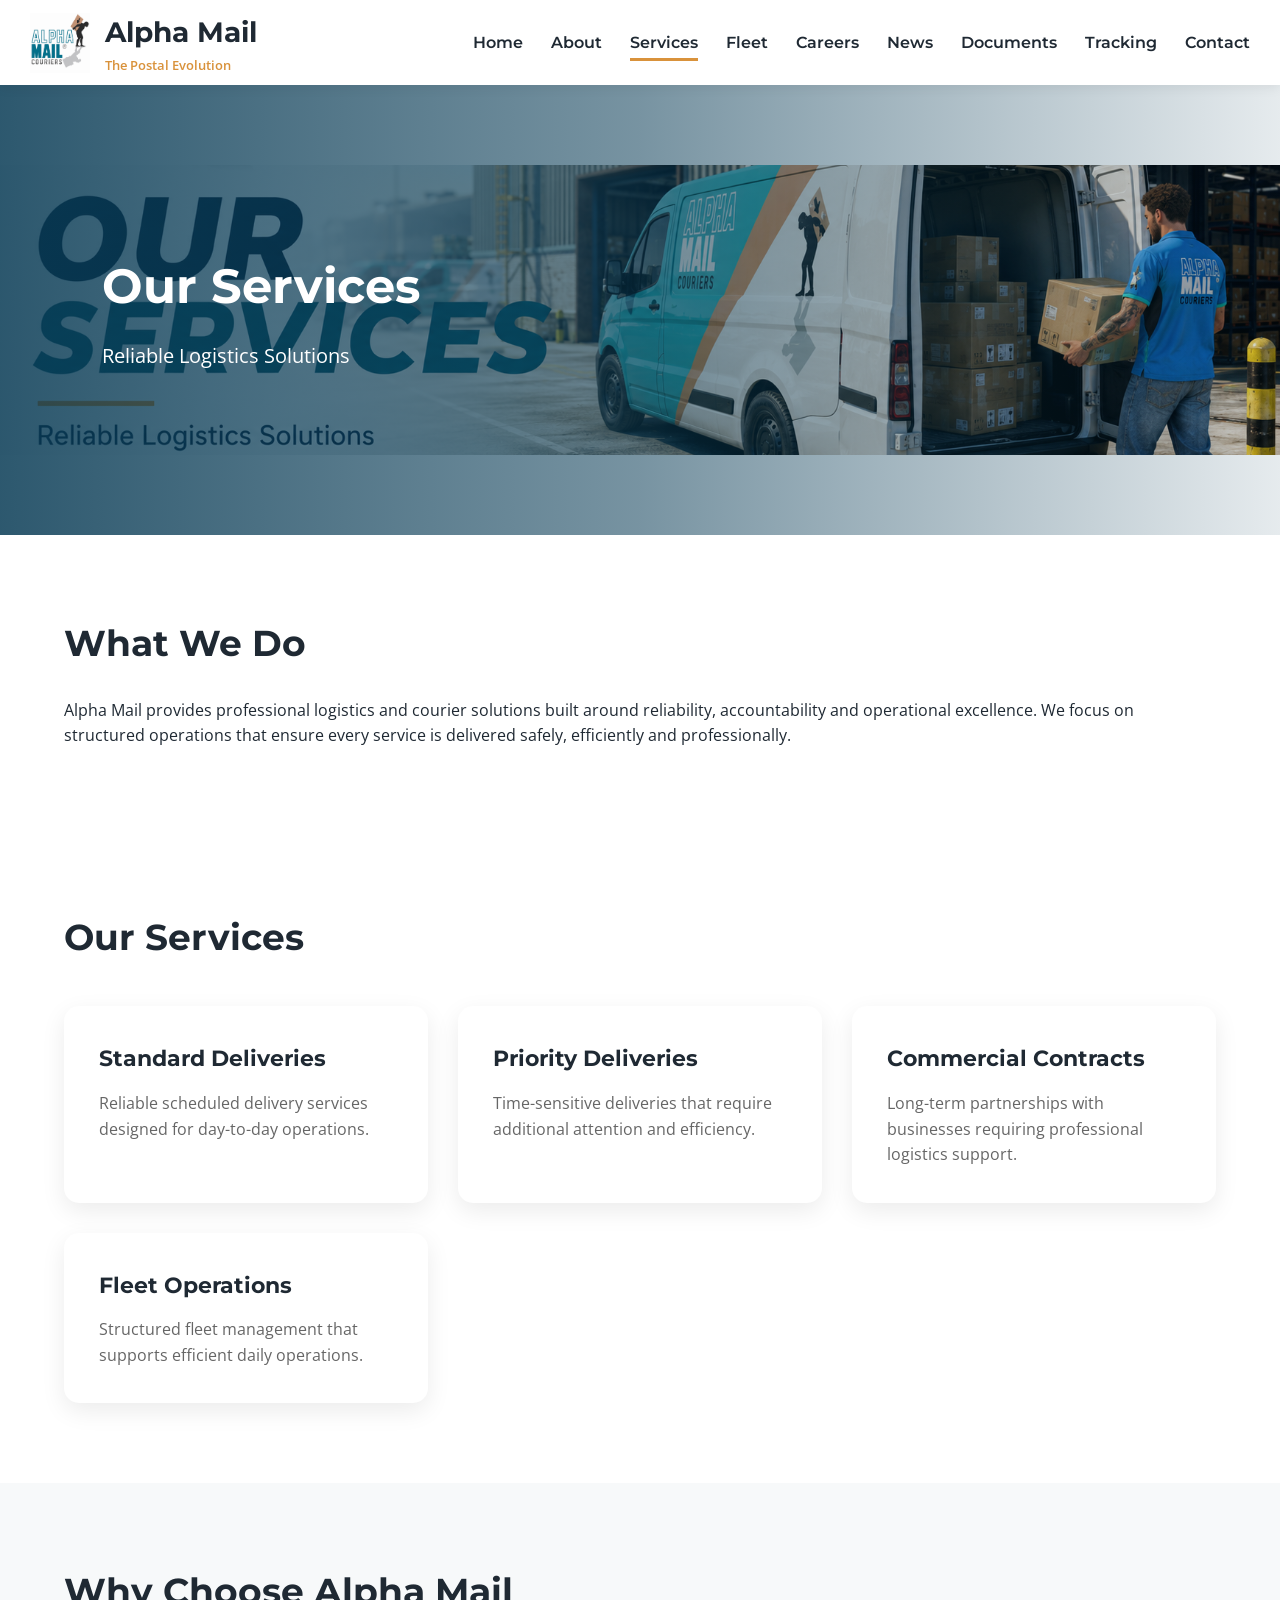
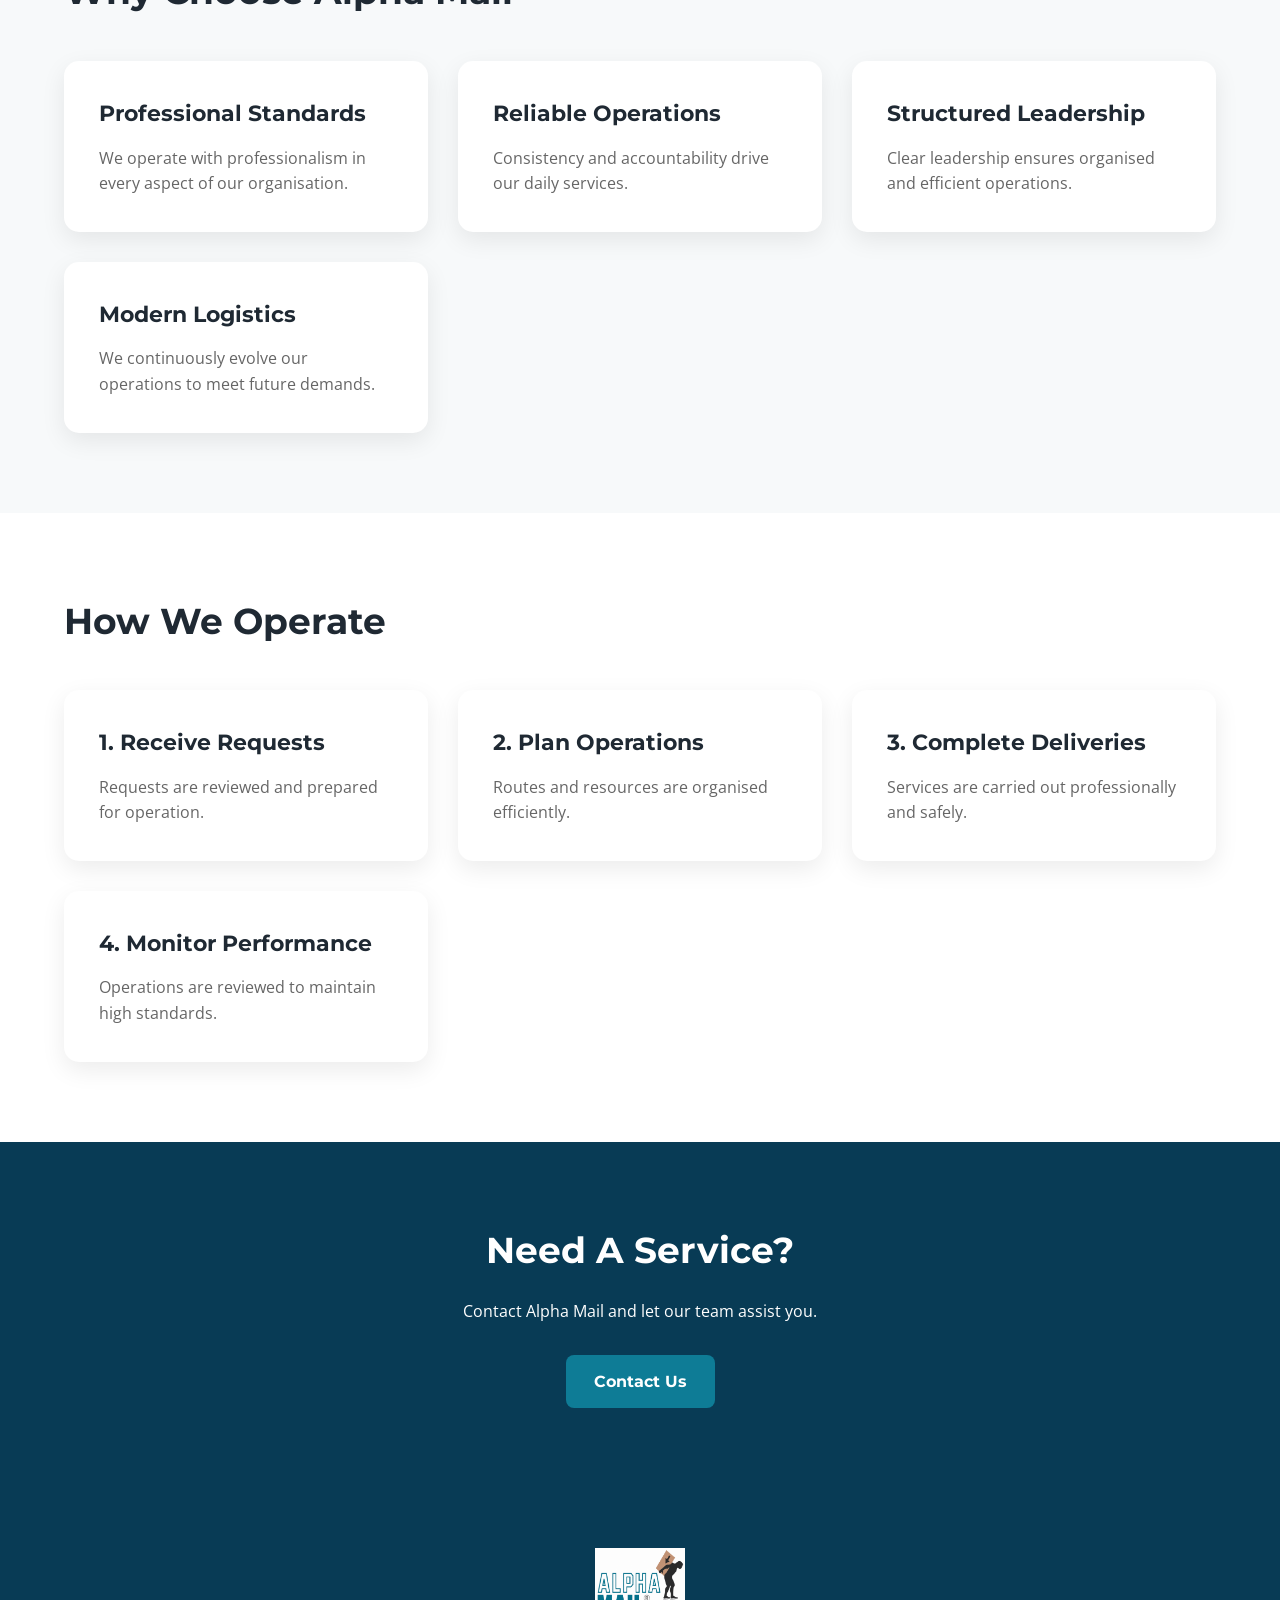
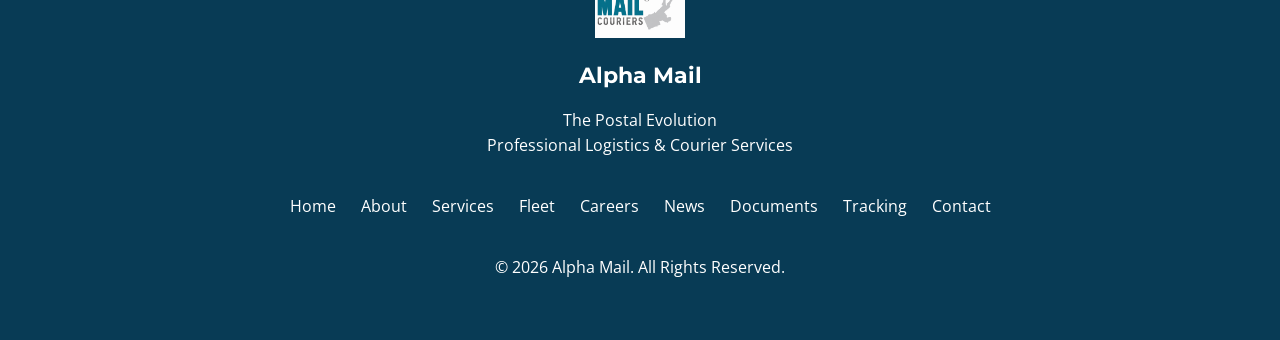
<file: pages/services.html>
<!DOCTYPE html>

<html lang="en">

<head>

<meta charset="UTF-8">

<meta name="viewport" content="width=device-width, initial-scale=1.0">

<meta name="description" content="Explore Alpha Mail's professional logistics, courier and fleet services.">

<title>Services | Alpha Mail</title>

<link rel="icon" href="../images/favicon.png">

<link rel="preconnect" href="https://fonts.googleapis.com">

<link rel="preconnect" href="https://fonts.gstatic.com" crossorigin>

<link href="https://fonts.googleapis.com/css2?family=Montserrat:wght@400;500;600;700;800&family=Open+Sans:wght@400;500;600&display=swap" rel="stylesheet">

<link rel="stylesheet" href="../css/style.css">

</head>

<body>

<header>

<nav class="navbar">

<div class="logo-container">

<img src="../images/logo.png" alt="Alpha Mail Logo">

<div>

<h1>Alpha Mail</h1>

<p>The Postal Evolution</p>

</div>

</div>

<ul class="nav-links">

<li><a href="../index.html">Home</a></li>

<li><a href="about.html">About</a></li>

<li><a href="services.html">Services</a></li>

<li><a href="fleet.html">Fleet</a></li>

<li><a href="careers.html">Careers</a></li>

<li><a href="news.html">News</a></li>

<li><a href="documents.html">Documents</a></li>

<li><a href="tracking.html">Tracking</a></li>

<li><a href="contact.html">Contact</a></li>

</ul>

<div class="mobile-menu">

☰

</div>

</nav>

</header>


<main>


<section class="page-banner">

<img src="../images/banners/services-banner.png" alt="Alpha Mail Services">

<div class="page-banner-content">

<h1>Our Services</h1>

<p>Reliable Logistics Solutions</p>

</div>

</section>


<section>

<div class="container">

<h2>What We Do</h2>

<p>

Alpha Mail provides professional logistics and courier solutions built around reliability, accountability and operational excellence.

We focus on structured operations that ensure every service is delivered safely, efficiently and professionally.

</p>

</div>

</section>


<section>

<div class="container">

<h2>Our Services</h2>

<div class="cards">


<div class="card">

<h3>Standard Deliveries</h3>

<p>

Reliable scheduled delivery services designed for day-to-day operations.

</p>

</div>


<div class="card">

<h3>Priority Deliveries</h3>

<p>

Time-sensitive deliveries that require additional attention and efficiency.

</p>

</div>


<div class="card">

<h3>Commercial Contracts</h3>

<p>

Long-term partnerships with businesses requiring professional logistics support.

</p>

</div>


<div class="card">

<h3>Fleet Operations</h3>

<p>

Structured fleet management that supports efficient daily operations.

</p>

</div>

</div>

</div>

</section>


<section class="statistics">

<div class="container">

<h2>Why Choose Alpha Mail</h2>

<div class="cards">


<div class="card">

<h3>Professional Standards</h3>

<p>

We operate with professionalism in every aspect of our organisation.

</p>

</div>


<div class="card">

<h3>Reliable Operations</h3>

<p>

Consistency and accountability drive our daily services.

</p>

</div>


<div class="card">

<h3>Structured Leadership</h3>

<p>

Clear leadership ensures organised and efficient operations.

</p>

</div>


<div class="card">

<h3>Modern Logistics</h3>

<p>

We continuously evolve our operations to meet future demands.

</p>

</div>

</div>

</div>

</section>


<section>

<div class="container">

<h2>How We Operate</h2>

<div class="cards">


<div class="card">

<h3>1. Receive Requests</h3>

<p>

Requests are reviewed and prepared for operation.

</p>

</div>


<div class="card">

<h3>2. Plan Operations</h3>

<p>

Routes and resources are organised efficiently.

</p>

</div>


<div class="card">

<h3>3. Complete Deliveries</h3>

<p>

Services are carried out professionally and safely.

</p>

</div>


<div class="card">

<h3>4. Monitor Performance</h3>

<p>

Operations are reviewed to maintain high standards.

</p>

</div>

</div>

</div>

</section>


<section class="contact-banner">

<div class="container">

<h2>Need A Service?</h2>

<p>

Contact Alpha Mail and let our team assist you.

</p>

<a href="contact.html" class="btn-primary">

Contact Us

</a>

</div>

</section>


</main>


<footer>

<div class="footer-content">

<img src="../images/logo.png" alt="Alpha Mail Logo">

<h3>Alpha Mail</h3>

<p>The Postal Evolution</p>

<p>Professional Logistics & Courier Services</p>

<div class="footer-links">

<a href="../index.html">Home</a>

<a href="about.html">About</a>

<a href="services.html">Services</a>

<a href="fleet.html">Fleet</a>

<a href="careers.html">Careers</a>

<a href="news.html">News</a>

<a href="documents.html">Documents</a>

<a href="tracking.html">Tracking</a>

<a href="contact.html">Contact</a>

</div>

<p>

© 2026 Alpha Mail. All Rights Reserved.

</p>

</div>

</footer>


<script src="../js/script.js"></script>

</body>

</html>
</file>
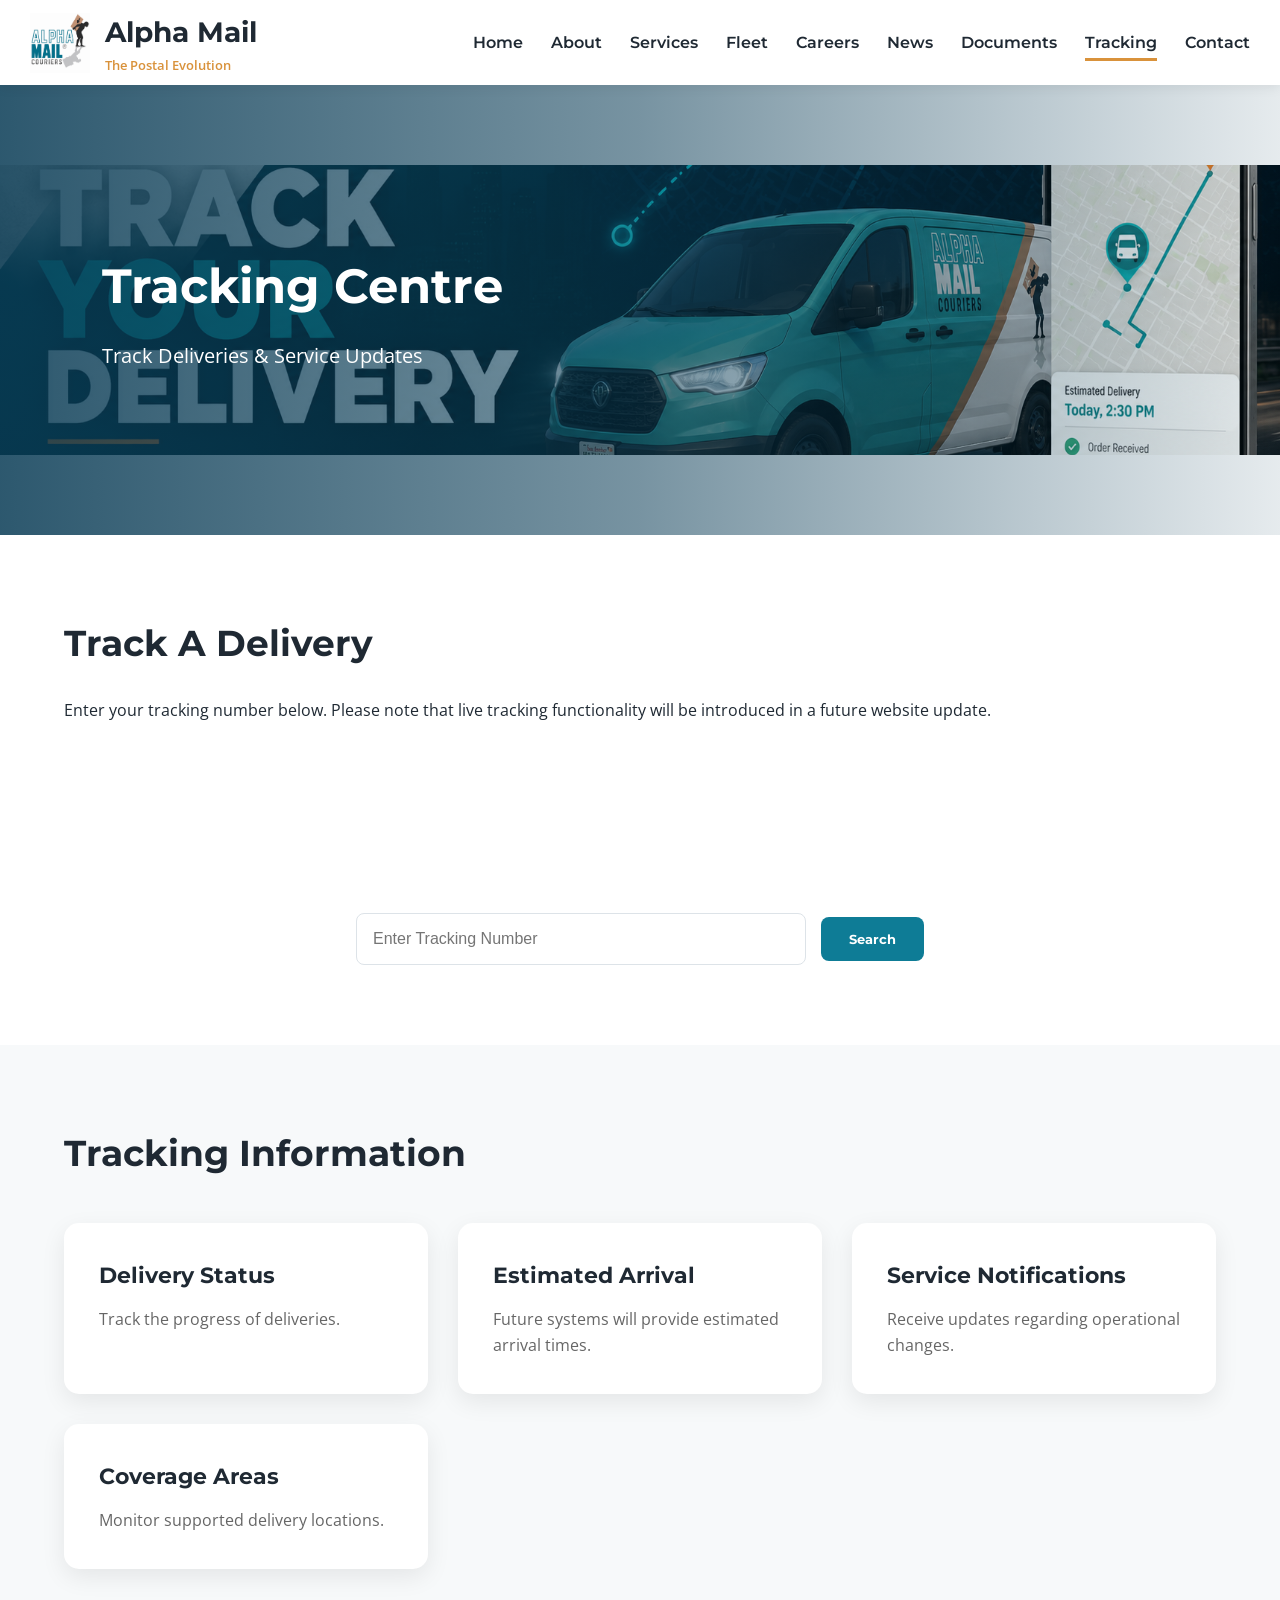
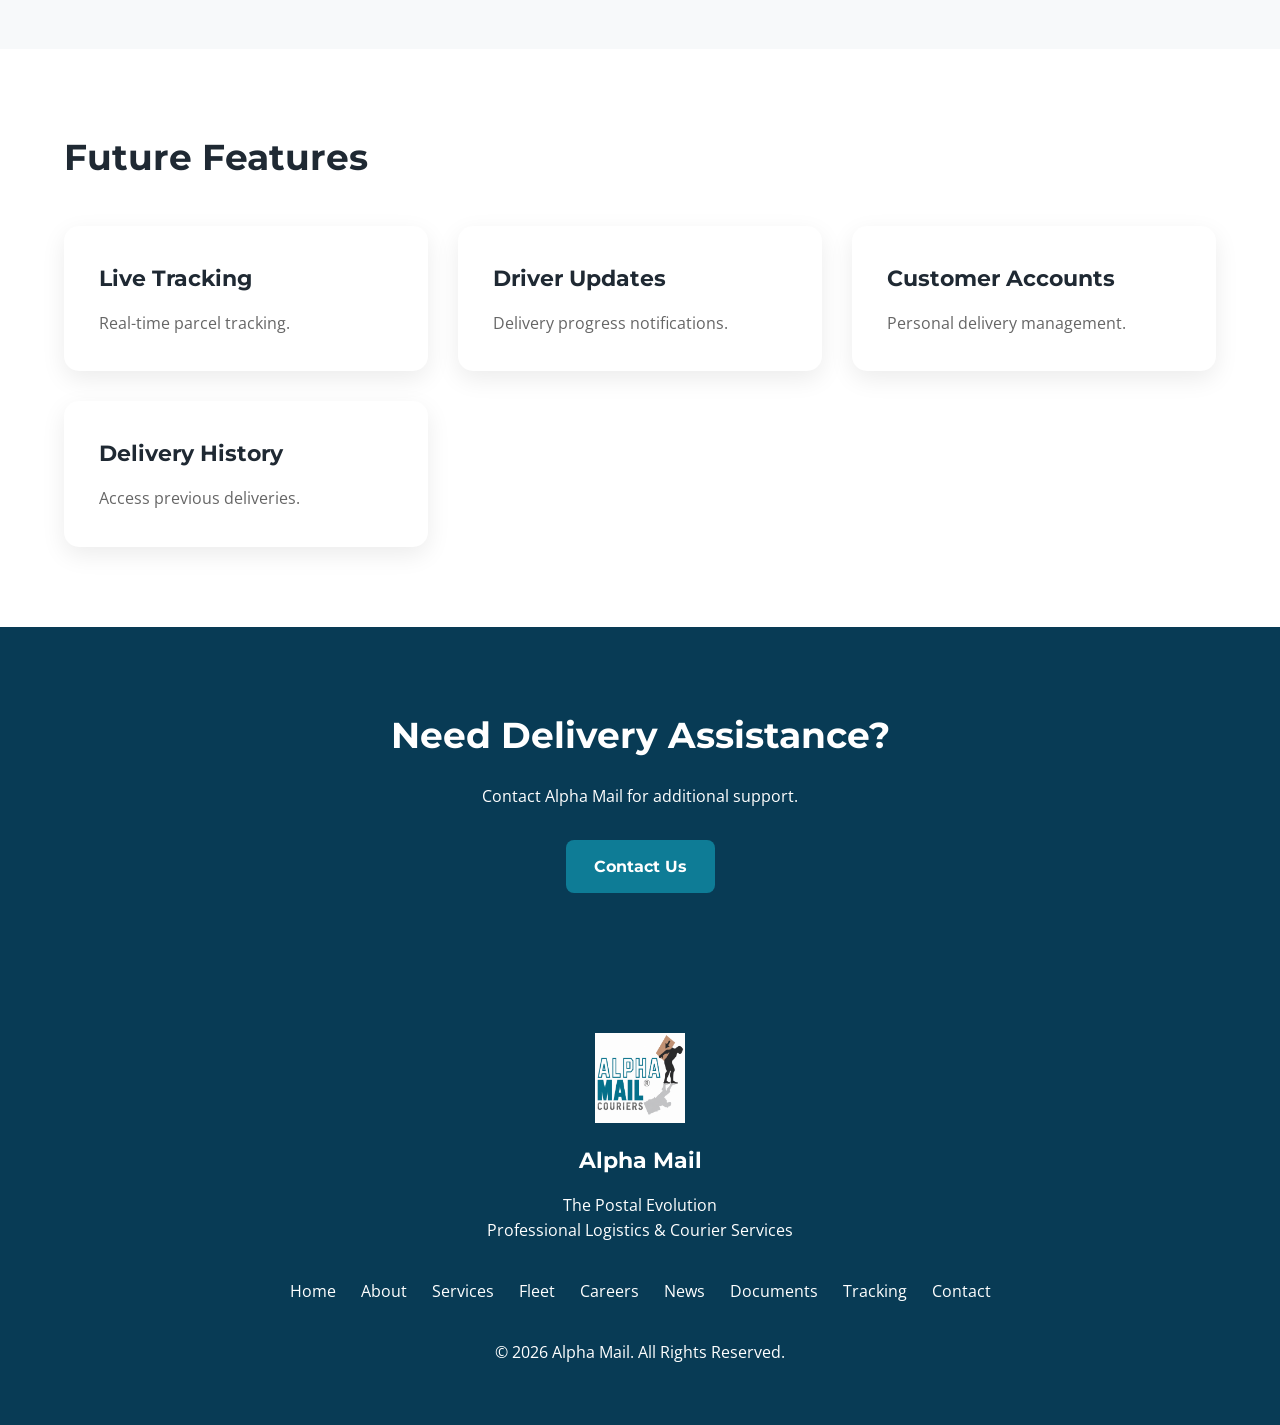
<file: pages/tracking.html>
<!DOCTYPE html>

<html lang="en">

<head>

<meta charset="UTF-8">

<meta name="viewport" content="width=device-width, initial-scale=1.0">

<meta name="description" content="Track deliveries and stay updated with Alpha Mail service information.">

<title>Tracking | Alpha Mail</title>

<link rel="icon" href="../images/favicon.png">

<link rel="preconnect" href="https://fonts.googleapis.com">

<link rel="preconnect" href="https://fonts.gstatic.com" crossorigin>

<link href="https://fonts.googleapis.com/css2?family=Montserrat:wght@400;500;600;700;800&family=Open+Sans:wght@400;500;600&display=swap" rel="stylesheet">

<link rel="stylesheet" href="../css/style.css">

</head>

<body>

<header>

<nav class="navbar">

<div class="logo-container">

<img src="../images/logo.png" alt="Alpha Mail Logo">

<div>

<h1>Alpha Mail</h1>

<p>The Postal Evolution</p>

</div>

</div>

<ul class="nav-links">

<li><a href="../index.html">Home</a></li>

<li><a href="about.html">About</a></li>

<li><a href="services.html">Services</a></li>

<li><a href="fleet.html">Fleet</a></li>

<li><a href="careers.html">Careers</a></li>

<li><a href="news.html">News</a></li>

<li><a href="documents.html">Documents</a></li>

<li><a href="tracking.html">Tracking</a></li>

<li><a href="contact.html">Contact</a></li>

</ul>

<div class="mobile-menu">

☰

</div>

</nav>

</header>


<main>


<section class="page-banner">

<img src="../images/banners/tracking-banner.png"

alt="Alpha Mail Tracking">

<div class="page-banner-content">

<h1>Tracking Centre</h1>

<p>Track Deliveries & Service Updates</p>

</div>

</section>


<section>

<div class="container">

<h2>Track A Delivery</h2>

<p>

Enter your tracking number below.

Please note that live tracking functionality will be introduced in a future website update.

</p>

</div>

</section>


<section>

<div class="container">

<div class="tracking-box">

<input

id="tracking-input"

type="text"

placeholder="Enter Tracking Number">

<button

class="btn-primary"

onclick="searchTracking()">

Search

</button>

</div>

</div>

</section>


<section class="statistics">

<div class="container">

<h2>Tracking Information</h2>

<div class="cards">


<div class="card">

<h3>Delivery Status</h3>

<p>

Track the progress of deliveries.

</p>

</div>


<div class="card">

<h3>Estimated Arrival</h3>

<p>

Future systems will provide estimated arrival times.

</p>

</div>


<div class="card">

<h3>Service Notifications</h3>

<p>

Receive updates regarding operational changes.

</p>

</div>


<div class="card">

<h3>Coverage Areas</h3>

<p>

Monitor supported delivery locations.

</p>

</div>

</div>

</div>

</section>


<section>

<div class="container">

<h2>Future Features</h2>

<div class="cards">


<div class="card">

<h3>Live Tracking</h3>

<p>

Real-time parcel tracking.

</p>

</div>


<div class="card">

<h3>Driver Updates</h3>

<p>

Delivery progress notifications.

</p>

</div>


<div class="card">

<h3>Customer Accounts</h3>

<p>

Personal delivery management.

</p>

</div>


<div class="card">

<h3>Delivery History</h3>

<p>

Access previous deliveries.

</p>

</div>

</div>

</div>

</section>


<section class="contact-banner">

<div class="container">

<h2>Need Delivery Assistance?</h2>

<p>

Contact Alpha Mail for additional support.

</p>

<a href="contact.html"

class="btn-primary">

Contact Us

</a>

</div>

</section>


</main>


<footer>

<div class="footer-content">

<img src="../images/logo.png"

alt="Alpha Mail Logo">

<h3>Alpha Mail</h3>

<p>The Postal Evolution</p>

<p>Professional Logistics & Courier Services</p>

<div class="footer-links">

<a href="../index.html">Home</a>

<a href="about.html">About</a>

<a href="services.html">Services</a>

<a href="fleet.html">Fleet</a>

<a href="careers.html">Careers</a>

<a href="news.html">News</a>

<a href="documents.html">Documents</a>

<a href="tracking.html">Tracking</a>

<a href="contact.html">Contact</a>

</div>

<p>

© 2026 Alpha Mail. All Rights Reserved.

</p>

</div>

</footer>


<script src="../js/script.js"></script>

</body>

</html>
</file>
<file: css/style.css>
/* ==========================================
   ALPHA MAIL WEBSITE
   MASTER STYLESHEET v1.0
========================================== */

/* GOOGLE FONTS */

@import url('https://fonts.googleapis.com/css2?family=Montserrat:wght@400;500;600;700;800&family=Open+Sans:wght@400;500;600&display=swap');


/* ==========================================
   ROOT VARIABLES
========================================== */

:root{

--primary:#0E7C96;

--primary-dark:#083B55;

--accent:#D9923B;

--white:#FFFFFF;

--light:#F7F9FA;

--grey:#ECEFF1;

--text:#1F2933;

--border:#DDE3E8;

--shadow:0 8px 25px rgba(0,0,0,0.08);

--transition:0.3s ease;

}


/* ==========================================
   GLOBAL RESET
========================================== */

*{

margin:0;

padding:0;

box-sizing:border-box;

}

html{

scroll-behavior:smooth;

}

body{

font-family:'Open Sans',sans-serif;

color:var(--text);

background:var(--white);

line-height:1.6;

overflow-x:hidden;

}


/* ==========================================
   TYPOGRAPHY
========================================== */

h1,h2,h3,h4,h5{

font-family:'Montserrat',sans-serif;

font-weight:700;

}

h1{

font-size:3rem;

}

h2{

font-size:2.25rem;

margin-bottom:25px;

}

h3{

font-size:1.35rem;

margin-bottom:15px;

}

p{

font-size:1rem;

}

a{

text-decoration:none;

color:inherit;

}

img{

display:block;

max-width:100%;

}


/* ==========================================
   LAYOUT
========================================== */

.container{

width:90%;

max-width:1300px;

margin:auto;

}

section{

padding:80px 0;

}


/* ==========================================
   HEADER
========================================== */

header{

position:sticky;

top:0;

z-index:1000;

background:#fff;

box-shadow:0 2px 12px rgba(0,0,0,.08);

}

.navbar{

max-width:1400px;

margin:auto;

height:85px;

display:flex;

justify-content:space-between;

align-items:center;

padding:0 30px;

}

.logo-container{

display:flex;

align-items:center;

gap:15px;

}

.logo-container img{

width:60px;

}

.logo-container h1{

font-size:28px;

}

.logo-container p{

font-size:13px;

font-weight:600;

color:var(--accent);

}

.nav-links{

display:flex;

list-style:none;

gap:28px;

}

.nav-links a{

font-family:'Montserrat';

font-weight:600;

padding-bottom:6px;

transition:var(--transition);

}

.nav-links a:hover{

color:var(--primary);

}

.nav-links a.active{

border-bottom:3px solid var(--accent);

}

.mobile-menu{

display:none;

font-size:30px;

cursor:pointer;

}


/* ==========================================
   HERO BANNER
========================================== */

.hero{

position:relative;

overflow:hidden;

}

.hero img{

width:100%;

height:700px;

object-fit:cover;

}

.hero-content{

position:absolute;

top:50%;

left:8%;

transform:translateY(-50%);

max-width:700px;

}

.hero-content h1{

color:#fff;

margin-bottom:20px;

}

.hero-content p{

font-size:20px;

color:#fff;

margin-bottom:30px;

}


/* ==========================================
   PAGE BANNERS
========================================== */

.page-banner{

position:relative;

height:450px;

overflow:hidden;

}

.page-banner img{

width:100%;

height:100%;

object-fit:cover;

}

.page-banner::after{

content:"";

position:absolute;

inset:0;

background:linear-gradient(

90deg,

rgba(8,59,85,.85),

rgba(8,59,85,.55),

rgba(8,59,85,.10)

);

}

.page-banner-content{

position:absolute;

top:50%;

left:8%;

transform:translateY(-50%);

z-index:2;

color:#fff;

max-width:600px;

}

.page-banner-content h1{

margin-bottom:15px;

}

.page-banner-content p{

font-size:1.25rem;

}


/* ==========================================
   BUTTONS
========================================== */

.btn-primary{

display:inline-block;

background:var(--primary);

color:#fff;

padding:14px 28px;

border-radius:8px;

font-weight:700;

font-family:'Montserrat';

transition:var(--transition);

cursor:pointer;

border:none;

}

.btn-primary:hover{

background:var(--primary-dark);

transform:translateY(-2px);

}

.btn-secondary{

display:inline-block;

padding:14px 28px;

border:2px solid var(--primary);

border-radius:8px;

font-weight:700;

transition:var(--transition);

}

.btn-secondary:hover{

background:var(--primary);

color:#fff;

}


/* ==========================================
   CARDS
========================================== */

.cards{

display:grid;

grid-template-columns:

repeat(auto-fit,minmax(280px,1fr));

gap:30px;

margin-top:40px;

}

.card{

background:#fff;

padding:35px;

border-radius:15px;

box-shadow:var(--shadow);

transition:var(--transition);

}

.card:hover{

transform:translateY(-6px);

}

.card p{

color:#666;

}


/* ==========================================
   STATISTICS
========================================== */

.statistics{

background:var(--light);

}


/* ==========================================
   DOCUMENT GRID
========================================== */

.document-grid{

display:grid;

grid-template-columns:

repeat(auto-fit,minmax(300px,1fr));

gap:30px;

margin-top:40px;

}


/* ==========================================
   TRACKING
========================================== */

.tracking-box{

display:flex;

justify-content:center;

align-items:center;

gap:15px;

margin-top:30px;

}

.tracking-box input{

width:450px;

padding:16px;

font-size:16px;

border:1px solid var(--border);

border-radius:8px;

}


/* ==========================================
   CONTACT FORM
========================================== */

.contact-form{

display:flex;

flex-direction:column;

gap:20px;

max-width:800px;

margin:auto;

}

.contact-form input,

.contact-form textarea{

padding:16px;

font-size:16px;

border:1px solid var(--border);

border-radius:8px;

font-family:'Open Sans';

}

.contact-form textarea{

height:200px;

resize:none;

}

.contact-form input:focus,

.contact-form textarea:focus{

outline:none;

border-color:var(--primary);

}


/* ==========================================
   CONTACT BANNER
========================================== */

.contact-banner{

background:var(--primary-dark);

color:#fff;

text-align:center;

}

.contact-banner h2{

margin-bottom:20px;

}

.contact-banner p{

margin-bottom:30px;

}


/* ==========================================
   FOOTER
========================================== */

footer{

background:var(--primary-dark);

color:#fff;

padding:60px 30px;

}

.footer-content{

max-width:1300px;

margin:auto;

text-align:center;

}

.footer-content img{

width:90px;

margin:auto;

margin-bottom:20px;

}

.footer-links{

display:flex;

justify-content:center;

flex-wrap:wrap;

gap:25px;

margin:35px 0;

}

.footer-links a{

transition:var(--transition);

}

.footer-links a:hover{

color:var(--accent);

}


/* ==========================================
   RESPONSIVE
========================================== */

@media(max-width:1000px){

.nav-links{

display:none;

}

.mobile-menu{

display:block;

}

.hero img{

height:500px;

}

.page-banner{

height:350px;

}

h1{

font-size:2.3rem;

}

h2{

font-size:1.9rem;

}

}


@media(max-width:768px){

section{

padding:60px 0;

}

.hero-content,

.page-banner-content{

left:5%;

right:5%;

max-width:100%;

}

.hero-content p{

font-size:16px;

}

.tracking-box{

flex-direction:column;

}

.tracking-box input{

width:100%;

}

.logo-container h1{

font-size:22px;

}

}


@media(max-width:500px){

.hero img{

height:400px;

}

.page-banner{

height:280px;

}

h1{

font-size:2rem;

}

h2{

font-size:1.6rem;

}

.card{

padding:25px;

}

}
/* ==========================================
   MOBILE MENU
========================================== */

.mobile-active{

display:flex !important;

flex-direction:column;

position:absolute;

top:85px;

left:0;

width:100%;

padding:30px;

background:#ffffff;

box-shadow:0 10px 20px rgba(0,0,0,.12);

}


/* ==========================================
   FADE ANIMATION
========================================== */

.hidden{

opacity:0;

transform:translateY(30px);

transition:all .6s ease;

}

.show{

opacity:1;

transform:translateY(0);

}
</file>
